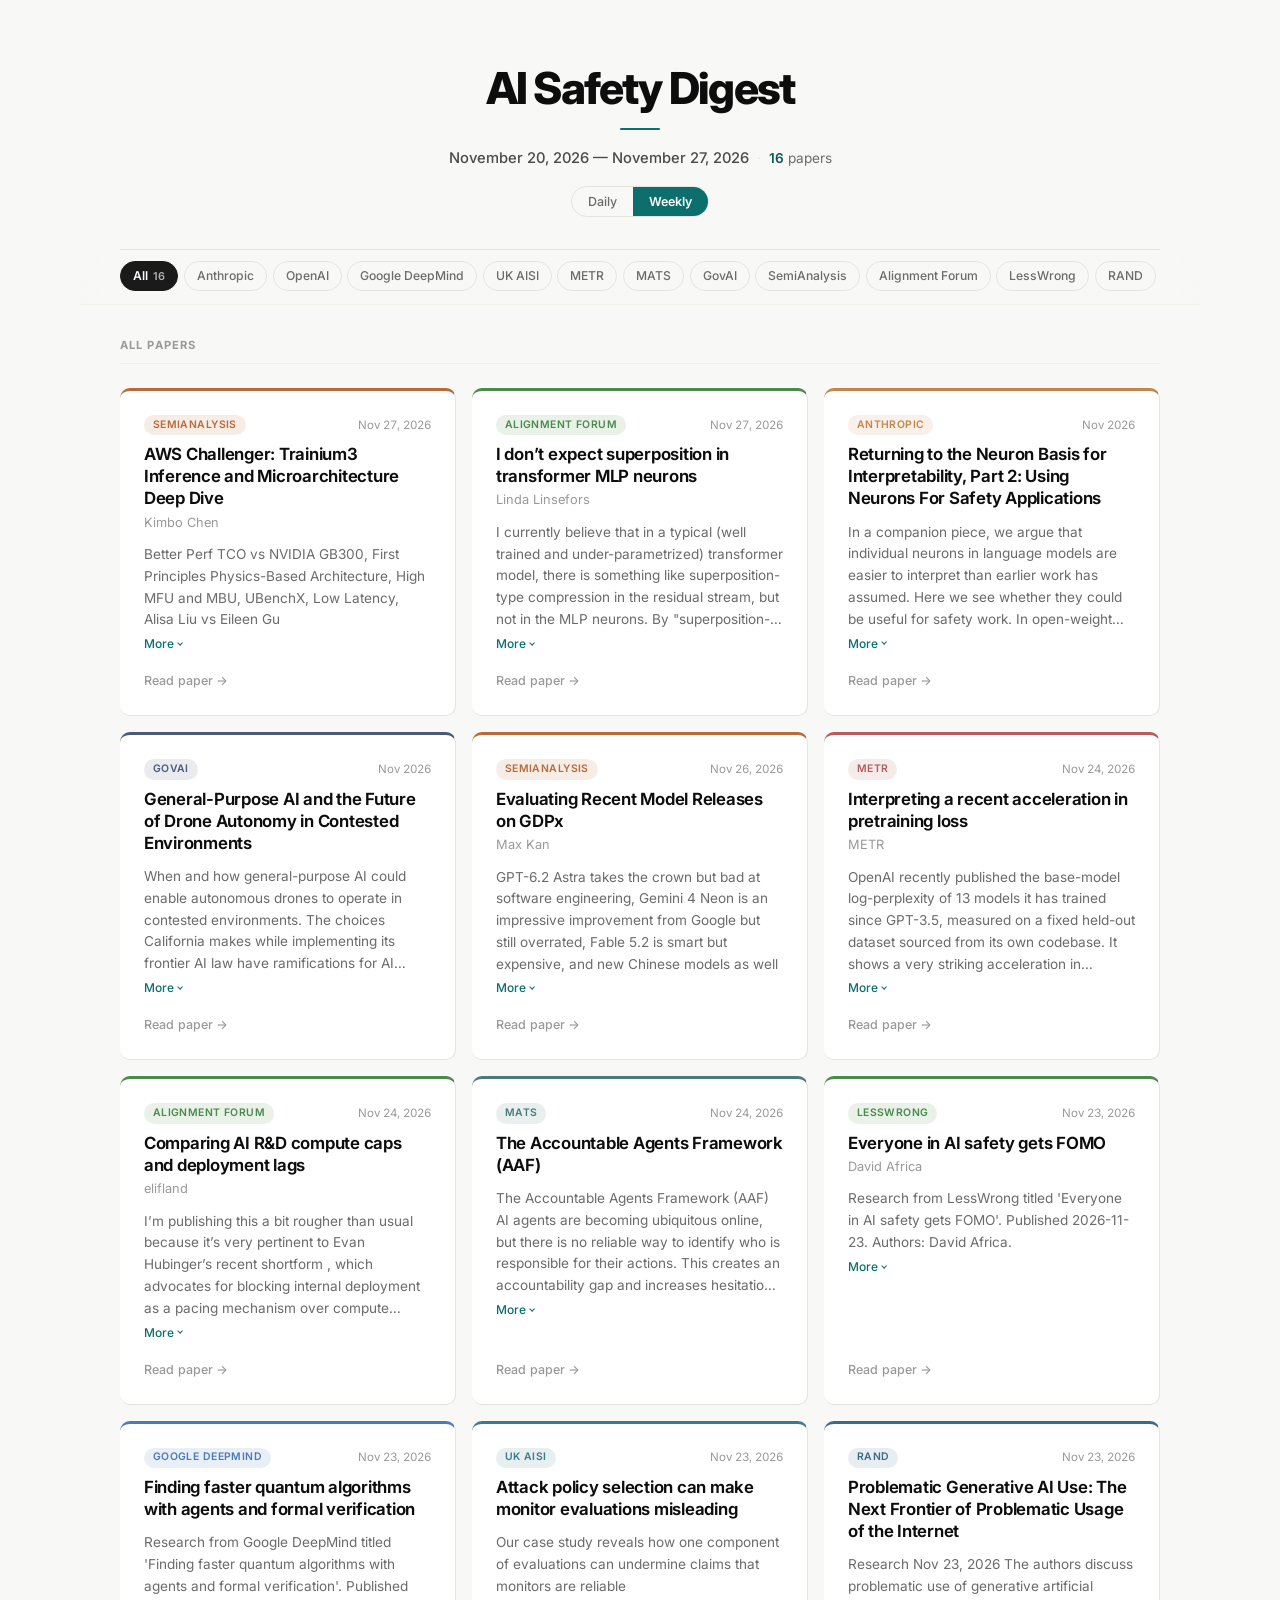
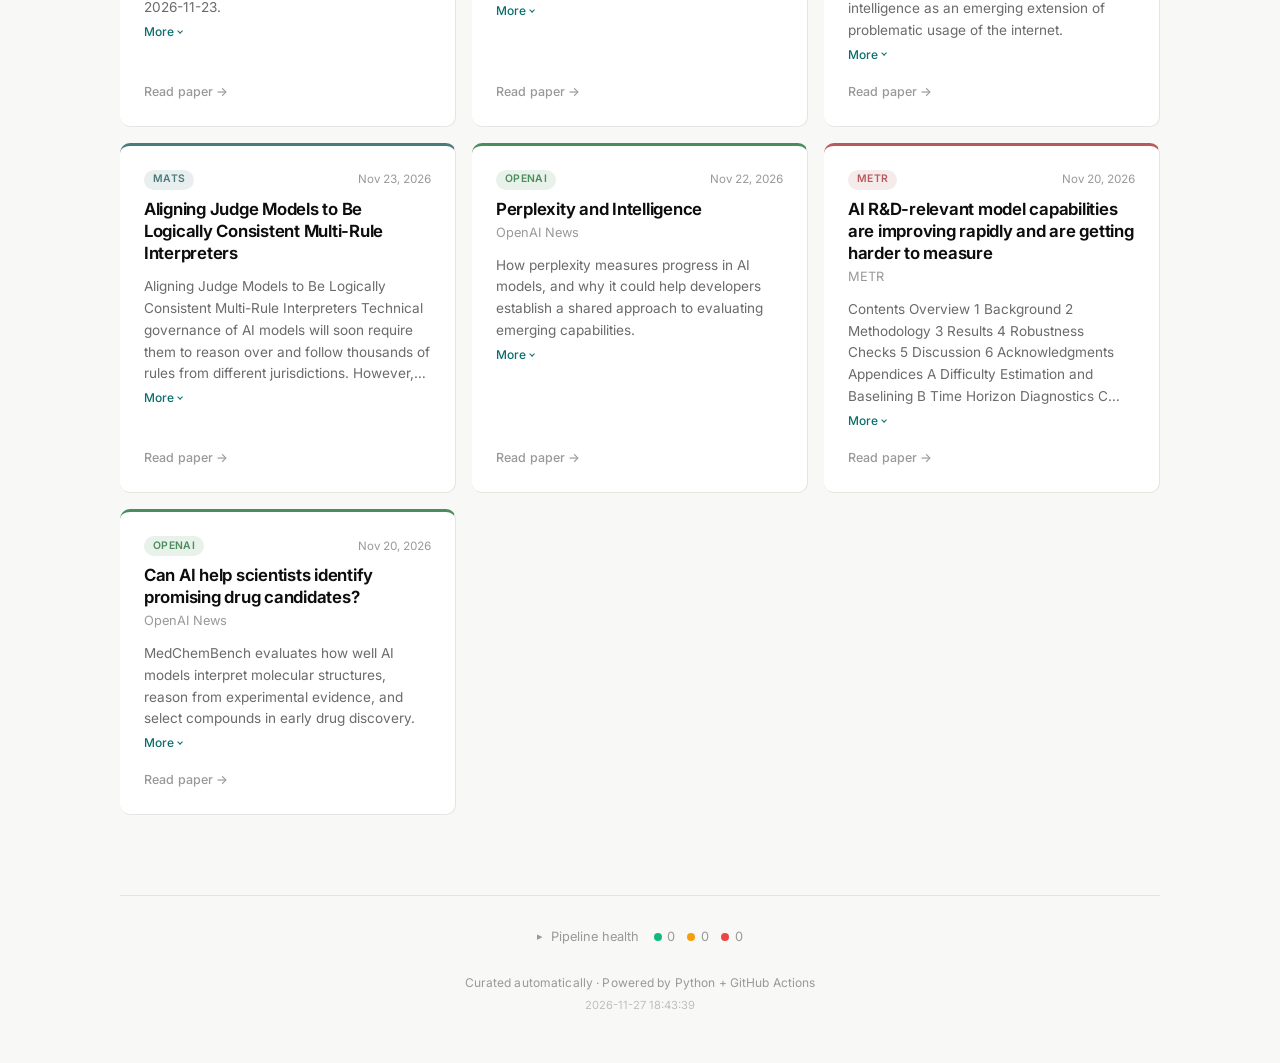
<file: site/index.html>
<!DOCTYPE html>
<html lang="en">
<head>
  <meta charset="UTF-8">
  <meta name="viewport" content="width=device-width, initial-scale=1.0">
  <title>AI Safety Digest — November 20, 2026 to November 27, 2026</title>
  <meta name="description" content="A curated digest of 16 AI safety research papers from leading organizations and researchers. November 20, 2026 through November 27, 2026.">
  <link rel="preconnect" href="https://fonts.googleapis.com">
  <link rel="preconnect" href="https://fonts.gstatic.com" crossorigin>
  <link href="https://fonts.googleapis.com/css2?family=Inter:wght@400;500;600;700;800&display=swap" rel="stylesheet">
  <style>
    /* =============================================
   AI Safety Digest — Editorial Stylesheet
   Modern research publication aesthetic
   ============================================= */

/* --- CSS Custom Properties --- */
:root {
  /* Base palette */
  --bg: #f8f8f7;
  --bg-card: #ffffff;
  --bg-elevated: #ffffff;
  --bg-hero: #fcfcfb;
  --text: #1a1a1a;
  --text-secondary: #4a4a4a;
  --text-muted: #6b6b6b;
  --text-faint: #999999;
  --heading: #0d0d0d;
  --border: #e6e4e0;
  --border-light: #f0eee9;
  --shadow-sm: 0 1px 3px rgba(0, 0, 0, 0.04);
  --shadow-md: 0 4px 12px rgba(0, 0, 0, 0.06);
  --shadow-lg: 0 8px 30px rgba(0, 0, 0, 0.08);

  /* Accent — deep teal */
  --accent: #0d6e6e;
  --accent-light: #0f8585;
  --accent-subtle: rgba(13, 110, 110, 0.07);
  --accent-text: #0a5a5a;

  /* Links */
  --link: #0d6e6e;
  --link-hover: #0a5252;

  /* Filter bar */
  --filter-bg: rgba(248, 248, 247, 0.88);
  --pill-active-bg: #1a1a1a;
  --pill-active-text: #ffffff;

  /* Card accent fallback */
  --card-accent: var(--org-default);

  /* Spacing scale */
  --space-xs: 0.25rem;
  --space-sm: 0.5rem;
  --space-md: 1rem;
  --space-lg: 1.5rem;
  --space-xl: 2rem;
  --space-2xl: 3rem;
  --space-3xl: 4rem;

  /* Radii */
  --radius-sm: 6px;
  --radius-md: 10px;
  --radius-lg: 14px;

  /* Organization colors — muted, professional tones */
  --org-anthropic: #c4854a;
  --org-openai: #4a8c5c;
  --org-google-deepmind: #4a7ab8;
  --org-metr: #b85a5a;
  --org-apollo-research: #7b5ab8;
  --org-uk-aisi: #3a7a8a;
  --org-redwood-research: #c04040;
  --org-alignment-forum: #4a8a4a;
  --org-arxiv: #777777;
  --org-hyperdimensional: #b8924a;
  --org-peter-wildeford: #5a5ab8;
  --org-zvi-mowshowitz: #8a6a3a;
  --org-rand: #3a6a8a;
  --org-arc: #8a3a6a;
  --org-miri: #5a8a3a;
  --org-cais: #3a8a6a;
  --org-microsoft-research: #3a6ab8;
  --org-import-ai: #b8943a;
  --org-dan-hendrycks: #7a6a3a;
  --org-astral-codex-ten: #5a6a8a;
  --org-cognitive-revolution: #8a5a6a;
  --org-vox-future-perfect: #3a8a6a;
  --org-fli: #7a5a7a;
  --org-epoch-ai: #5a7a6a;
  --org-lesswrong: #4a8a4a;
  --org-far-ai: #6a4a8a;
  --org-us-aisi: #3a5a8a;
  --org-cset: #6a7a3a;
  --org-govai: #4a5a7a;
  --org-iaps: #7a4a5a;
  --org-cltr: #5a4a7a;
  --org-chai: #8a6a4a;
  --org-mats: #4a7a7a;
  --org-paul-christiano: #7a6a4a;
  --org-yoshua-bengio: #4a6a7a;
  --org-lennart-heim: #6a7a4a;
  --org-semianalysis: #b86a3a;
  --org-dean-ball: #b8924a;
  --org-seb-krier: #6a8a4a;
  --org-ajeya-cotra: #8a4a6a;
  --org-cnas: #4a6a5a;
  --org-hacker-news: #e86424;
  --org-reddit: #e84420;
  --org-default: #888888;
}

/* --- Dark Mode --- */
@media (prefers-color-scheme: dark) {
  :root {
    --bg: #111113;
    --bg-card: #1a1a1e;
    --bg-elevated: #222226;
    --bg-hero: #161618;
    --text: #e2e2e6;
    --text-secondary: #b0b0b8;
    --text-muted: #8a8a96;
    --text-faint: #606068;
    --heading: #f0f0f4;
    --border: #2a2a30;
    --border-light: #222228;
    --shadow-sm: 0 1px 3px rgba(0, 0, 0, 0.15);
    --shadow-md: 0 4px 12px rgba(0, 0, 0, 0.25);
    --shadow-lg: 0 8px 30px rgba(0, 0, 0, 0.35);
    --accent: #2ca0a0;
    --accent-light: #35b5b5;
    --accent-subtle: rgba(44, 160, 160, 0.1);
    --accent-text: #2ca0a0;
    --link: #35b5b5;
    --link-hover: #4acaca;
    --filter-bg: rgba(17, 17, 19, 0.88);
    --pill-active-bg: #2ca0a0;
    --pill-active-text: #111113;
  }

  .toggle-btn.active {
    background-color: var(--accent);
    color: #111113;
  }
}

/* --- Reset & Base --- */
*,
*::before,
*::after {
  box-sizing: border-box;
  margin: 0;
  padding: 0;
}

html {
  -webkit-text-size-adjust: 100%;
  scroll-behavior: smooth;
}

body {
  font-family: 'Inter', -apple-system, BlinkMacSystemFont, 'Segoe UI', Roboto, sans-serif;
  background-color: var(--bg);
  color: var(--text);
  max-width: 1120px;
  margin: 0 auto;
  padding: 0 clamp(1.25rem, 5vw, 2.5rem);
  font-size: 15px;
  line-height: 1.6;
  -webkit-font-smoothing: antialiased;
  -moz-osx-font-smoothing: grayscale;
}

a {
  color: var(--link);
  text-decoration: none;
  transition: color 0.15s ease;
}

a:hover {
  color: var(--link-hover);
}

/* --- Masthead / Header --- */
.site-header {
  padding: var(--space-3xl) 0 var(--space-xl);
  text-align: center;
  border-bottom: 1px solid var(--border);
}

.header-inner {
  display: flex;
  flex-direction: column;
  align-items: center;
  gap: var(--space-sm);
}

.site-title {
  font-size: clamp(1.75rem, 1.4rem + 1.8vw, 2.75rem);
  font-weight: 800;
  color: var(--heading);
  letter-spacing: -0.04em;
  line-height: 1.1;
}

.header-rule {
  width: 40px;
  height: 2px;
  background: var(--accent);
  border: none;
  margin: var(--space-sm) 0;
  border-radius: 1px;
}

.header-meta {
  display: flex;
  align-items: center;
  gap: var(--space-sm);
  flex-wrap: wrap;
  justify-content: center;
}

.header-daterange {
  font-size: 0.92rem;
  font-weight: 500;
  color: var(--text-secondary);
}

.header-separator {
  color: var(--border);
  font-weight: 300;
}

.header-count {
  font-size: 0.85rem;
  color: var(--text-muted);
}

.header-count strong {
  font-weight: 600;
  color: var(--accent-text);
}

/* --- Digest Mode Toggle --- */
.digest-toggle {
  display: inline-flex;
  border: 1px solid var(--border);
  border-radius: 100px;
  overflow: hidden;
  margin-top: var(--space-sm);
}

.toggle-btn {
  padding: 0.35rem 1rem;
  font-size: 0.78rem;
  font-family: inherit;
  font-weight: 500;
  border: none;
  background: transparent;
  color: var(--text-muted);
  cursor: pointer;
  transition: all 0.15s ease;
  line-height: 1.4;
}

.toggle-btn:hover {
  color: var(--text-secondary);
  background-color: var(--accent-subtle);
}

.toggle-btn.active {
  background-color: var(--accent);
  color: #ffffff;
  font-weight: 600;
}

/* --- Filter Bar --- */
.filter-bar {
  position: sticky;
  top: 0;
  z-index: 100;
  margin: 0 calc(-1 * clamp(1.25rem, 5vw, 2.5rem));
  padding: 0 clamp(1.25rem, 5vw, 2.5rem);
  -webkit-backdrop-filter: blur(20px) saturate(180%);
  backdrop-filter: blur(20px) saturate(180%);
  background-color: var(--filter-bg);
  border-bottom: 1px solid var(--border-light);
}

.filter-bar-inner {
  padding: 0.7rem 0;
}

.filter-scroll {
  display: flex;
  gap: 0.35rem;
  overflow-x: auto;
  padding-bottom: 2px;
  scrollbar-width: thin;
  scrollbar-color: var(--border) transparent;
  -webkit-overflow-scrolling: touch;
}

.filter-scroll::-webkit-scrollbar {
  height: 2px;
}

.filter-scroll::-webkit-scrollbar-thumb {
  background: var(--border);
  border-radius: 2px;
}

.filter-pill {
  flex-shrink: 0;
  padding: 0.32rem 0.75rem;
  font-size: 0.76rem;
  font-family: inherit;
  font-weight: 500;
  border: 1px solid var(--border);
  border-radius: 100px;
  background: transparent;
  color: var(--text-muted);
  cursor: pointer;
  transition: all 0.15s ease;
  white-space: nowrap;
  line-height: 1.4;
}

.filter-pill:hover {
  border-color: var(--text-faint);
  color: var(--text-secondary);
  background-color: var(--bg-elevated);
}

.filter-pill.active {
  background-color: var(--pill-active-bg);
  border-color: var(--pill-active-bg);
  color: var(--pill-active-text);
  font-weight: 600;
}

.pill-count {
  font-size: 0.68rem;
  opacity: 0.65;
  margin-left: 0.15rem;
}

/* --- Section Labels --- */
.section-label {
  font-size: 0.7rem;
  font-weight: 700;
  text-transform: uppercase;
  letter-spacing: 0.1em;
  color: var(--text-faint);
  margin-bottom: var(--space-lg);
  padding-bottom: var(--space-sm);
  border-bottom: 1px solid var(--border-light);
}

/* --- Featured / Hero Section --- */
.hero-section {
  padding-top: var(--space-xl);
  padding-bottom: var(--space-md);
}

.hero-grid {
  display: grid;
  grid-template-columns: 1fr 1fr;
  grid-template-rows: auto auto;
  gap: var(--space-md);
}

/* First featured paper: spans the full left column across both rows */
.hero-grid .hero-card:first-child {
  grid-row: 1 / 3;
}

/* --- Base Paper Card --- */
.paper-card {
  background: var(--bg-card);
  border: 1px solid var(--border);
  border-radius: var(--radius-md);
  padding: var(--space-lg);
  transition: border-color 0.2s ease, box-shadow 0.25s ease, transform 0.2s ease;
  position: relative;
  display: flex;
  flex-direction: column;
}

.paper-card:hover {
  border-color: color-mix(in srgb, var(--card-accent) 35%, var(--border));
  box-shadow: var(--shadow-md);
}

/* --- Hero Card --- */
.hero-card {
  border-radius: var(--radius-lg);
  padding: clamp(1.25rem, 3vw, 2rem);
  border-left: 3px solid var(--card-accent);
}

.hero-card:hover {
  transform: translateY(-2px);
  box-shadow: var(--shadow-lg);
}

.hero-card .paper-title {
  font-size: clamp(1.15rem, 1rem + 0.5vw, 1.4rem);
  font-weight: 700;
  line-height: 1.28;
  margin-bottom: var(--space-sm);
}

.hero-card .paper-authors {
  font-size: 0.84rem;
  margin-bottom: var(--space-xs);
}

.hero-card .abstract-preview {
  -webkit-line-clamp: 8;
}

.hero-card .paper-abstract {
  flex: 1;
}

/* --- Papers Grid --- */
.papers-section {
  padding-top: var(--space-xl);
  padding-bottom: var(--space-2xl);
}

.papers-grid {
  display: grid;
  grid-template-columns: repeat(auto-fill, minmax(320px, 1fr));
  gap: var(--space-md);
}

/* --- Grid Card --- */
.grid-card {
  border-top: 3px solid var(--card-accent);
  border-left: none;
}

.grid-card .paper-title {
  font-size: clamp(0.95rem, 0.9rem + 0.2vw, 1.05rem);
  margin-bottom: var(--space-xs);
}

.grid-card .paper-abstract {
  flex: 1;
}

.grid-card .read-link {
  margin-top: auto;
  padding-top: var(--space-sm);
}

/* Card accent colors per org */
.paper-card[data-org="Anthropic"] { --card-accent: var(--org-anthropic); }
.paper-card[data-org="OpenAI"] { --card-accent: var(--org-openai); }
.paper-card[data-org="Google DeepMind"] { --card-accent: var(--org-google-deepmind); }
.paper-card[data-org="METR"] { --card-accent: var(--org-metr); }
.paper-card[data-org="Apollo Research"] { --card-accent: var(--org-apollo-research); }
.paper-card[data-org="UK AISI"] { --card-accent: var(--org-uk-aisi); }
.paper-card[data-org="Redwood Research"] { --card-accent: var(--org-redwood-research); }
.paper-card[data-org="Alignment Forum"] { --card-accent: var(--org-alignment-forum); }
.paper-card[data-org="arXiv"] { --card-accent: var(--org-arxiv); }
.paper-card[data-org="Hyperdimensional"] { --card-accent: var(--org-hyperdimensional); }
.paper-card[data-org="Peter Wildeford"] { --card-accent: var(--org-peter-wildeford); }
.paper-card[data-org="Zvi Mowshowitz"] { --card-accent: var(--org-zvi-mowshowitz); }
.paper-card[data-org="RAND"] { --card-accent: var(--org-rand); }
.paper-card[data-org="ARC"] { --card-accent: var(--org-arc); }
.paper-card[data-org="MIRI"] { --card-accent: var(--org-miri); }
.paper-card[data-org="CAIS"] { --card-accent: var(--org-cais); }
.paper-card[data-org="Microsoft Research"] { --card-accent: var(--org-microsoft-research); }
.paper-card[data-org="Import AI"] { --card-accent: var(--org-import-ai); }
.paper-card[data-org="Dan Hendrycks"] { --card-accent: var(--org-dan-hendrycks); }
.paper-card[data-org="Astral Codex Ten"] { --card-accent: var(--org-astral-codex-ten); }
.paper-card[data-org="Cognitive Revolution"] { --card-accent: var(--org-cognitive-revolution); }
.paper-card[data-org="Vox Future Perfect"] { --card-accent: var(--org-vox-future-perfect); }
.paper-card[data-org="FLI"] { --card-accent: var(--org-fli); }
.paper-card[data-org="Epoch AI"] { --card-accent: var(--org-epoch-ai); }
.paper-card[data-org="LessWrong"] { --card-accent: var(--org-lesswrong); }
.paper-card[data-org="FAR AI"] { --card-accent: var(--org-far-ai); }
.paper-card[data-org="US AISI"] { --card-accent: var(--org-us-aisi); }
.paper-card[data-org="CSET"] { --card-accent: var(--org-cset); }
.paper-card[data-org="GovAI"] { --card-accent: var(--org-govai); }
.paper-card[data-org="IAPS"] { --card-accent: var(--org-iaps); }
.paper-card[data-org="CLTR"] { --card-accent: var(--org-cltr); }
.paper-card[data-org="CHAI"] { --card-accent: var(--org-chai); }
.paper-card[data-org="MATS"] { --card-accent: var(--org-mats); }
.paper-card[data-org="Paul Christiano"] { --card-accent: var(--org-paul-christiano); }
.paper-card[data-org="Yoshua Bengio"] { --card-accent: var(--org-yoshua-bengio); }
.paper-card[data-org="Lennart Heim"] { --card-accent: var(--org-lennart-heim); }
.paper-card[data-org="SemiAnalysis"] { --card-accent: var(--org-semianalysis); }
.paper-card[data-org="Dean Ball"] { --card-accent: var(--org-dean-ball); }
.paper-card[data-org="Seb Krier"] { --card-accent: var(--org-seb-krier); }
.paper-card[data-org="Ajeya Cotra"] { --card-accent: var(--org-ajeya-cotra); }
.paper-card[data-org="CNAS"] { --card-accent: var(--org-cnas); }
.paper-card[data-org="Hacker News"] { --card-accent: var(--org-hacker-news); }
.paper-card[data-org="Reddit"] { --card-accent: var(--org-reddit); }

/* --- Paper Meta Row --- */
.paper-meta {
  display: flex;
  align-items: center;
  justify-content: space-between;
  margin-bottom: var(--space-sm);
  gap: var(--space-sm);
}

/* --- Organization Tag (pill) --- */
.org-tag {
  display: inline-block;
  font-size: 0.65rem;
  font-weight: 600;
  padding: 0.18rem 0.55rem;
  border-radius: 100px;
  letter-spacing: 0.04em;
  text-transform: uppercase;
  line-height: 1.4;
  background-color: color-mix(in srgb, var(--org-default) 12%, var(--bg-card));
  color: var(--org-default);
}

/* Org-specific tag colors — using color-mix for subtle backgrounds */
.org-tag[data-org="Anthropic"] { background-color: color-mix(in srgb, var(--org-anthropic) 12%, var(--bg-card)); color: var(--org-anthropic); }
.org-tag[data-org="OpenAI"] { background-color: color-mix(in srgb, var(--org-openai) 12%, var(--bg-card)); color: var(--org-openai); }
.org-tag[data-org="Google DeepMind"] { background-color: color-mix(in srgb, var(--org-google-deepmind) 12%, var(--bg-card)); color: var(--org-google-deepmind); }
.org-tag[data-org="METR"] { background-color: color-mix(in srgb, var(--org-metr) 12%, var(--bg-card)); color: var(--org-metr); }
.org-tag[data-org="Apollo Research"] { background-color: color-mix(in srgb, var(--org-apollo-research) 12%, var(--bg-card)); color: var(--org-apollo-research); }
.org-tag[data-org="UK AISI"] { background-color: color-mix(in srgb, var(--org-uk-aisi) 12%, var(--bg-card)); color: var(--org-uk-aisi); }
.org-tag[data-org="Redwood Research"] { background-color: color-mix(in srgb, var(--org-redwood-research) 12%, var(--bg-card)); color: var(--org-redwood-research); }
.org-tag[data-org="Alignment Forum"] { background-color: color-mix(in srgb, var(--org-alignment-forum) 12%, var(--bg-card)); color: var(--org-alignment-forum); }
.org-tag[data-org="arXiv"] { background-color: color-mix(in srgb, var(--org-arxiv) 12%, var(--bg-card)); color: var(--org-arxiv); }
.org-tag[data-org="Hyperdimensional"] { background-color: color-mix(in srgb, var(--org-hyperdimensional) 12%, var(--bg-card)); color: var(--org-hyperdimensional); }
.org-tag[data-org="Peter Wildeford"] { background-color: color-mix(in srgb, var(--org-peter-wildeford) 12%, var(--bg-card)); color: var(--org-peter-wildeford); }
.org-tag[data-org="Zvi Mowshowitz"] { background-color: color-mix(in srgb, var(--org-zvi-mowshowitz) 12%, var(--bg-card)); color: var(--org-zvi-mowshowitz); }
.org-tag[data-org="RAND"] { background-color: color-mix(in srgb, var(--org-rand) 12%, var(--bg-card)); color: var(--org-rand); }
.org-tag[data-org="ARC"] { background-color: color-mix(in srgb, var(--org-arc) 12%, var(--bg-card)); color: var(--org-arc); }
.org-tag[data-org="MIRI"] { background-color: color-mix(in srgb, var(--org-miri) 12%, var(--bg-card)); color: var(--org-miri); }
.org-tag[data-org="CAIS"] { background-color: color-mix(in srgb, var(--org-cais) 12%, var(--bg-card)); color: var(--org-cais); }
.org-tag[data-org="Microsoft Research"] { background-color: color-mix(in srgb, var(--org-microsoft-research) 12%, var(--bg-card)); color: var(--org-microsoft-research); }
.org-tag[data-org="Import AI"] { background-color: color-mix(in srgb, var(--org-import-ai) 12%, var(--bg-card)); color: var(--org-import-ai); }
.org-tag[data-org="Dan Hendrycks"] { background-color: color-mix(in srgb, var(--org-dan-hendrycks) 12%, var(--bg-card)); color: var(--org-dan-hendrycks); }
.org-tag[data-org="Astral Codex Ten"] { background-color: color-mix(in srgb, var(--org-astral-codex-ten) 12%, var(--bg-card)); color: var(--org-astral-codex-ten); }
.org-tag[data-org="Cognitive Revolution"] { background-color: color-mix(in srgb, var(--org-cognitive-revolution) 12%, var(--bg-card)); color: var(--org-cognitive-revolution); }
.org-tag[data-org="Vox Future Perfect"] { background-color: color-mix(in srgb, var(--org-vox-future-perfect) 12%, var(--bg-card)); color: var(--org-vox-future-perfect); }
.org-tag[data-org="FLI"] { background-color: color-mix(in srgb, var(--org-fli) 12%, var(--bg-card)); color: var(--org-fli); }
.org-tag[data-org="Epoch AI"] { background-color: color-mix(in srgb, var(--org-epoch-ai) 12%, var(--bg-card)); color: var(--org-epoch-ai); }
.org-tag[data-org="LessWrong"] { background-color: color-mix(in srgb, var(--org-lesswrong) 12%, var(--bg-card)); color: var(--org-lesswrong); }
.org-tag[data-org="FAR AI"] { background-color: color-mix(in srgb, var(--org-far-ai) 12%, var(--bg-card)); color: var(--org-far-ai); }
.org-tag[data-org="US AISI"] { background-color: color-mix(in srgb, var(--org-us-aisi) 12%, var(--bg-card)); color: var(--org-us-aisi); }
.org-tag[data-org="CSET"] { background-color: color-mix(in srgb, var(--org-cset) 12%, var(--bg-card)); color: var(--org-cset); }
.org-tag[data-org="GovAI"] { background-color: color-mix(in srgb, var(--org-govai) 12%, var(--bg-card)); color: var(--org-govai); }
.org-tag[data-org="IAPS"] { background-color: color-mix(in srgb, var(--org-iaps) 12%, var(--bg-card)); color: var(--org-iaps); }
.org-tag[data-org="CLTR"] { background-color: color-mix(in srgb, var(--org-cltr) 12%, var(--bg-card)); color: var(--org-cltr); }
.org-tag[data-org="CHAI"] { background-color: color-mix(in srgb, var(--org-chai) 12%, var(--bg-card)); color: var(--org-chai); }
.org-tag[data-org="MATS"] { background-color: color-mix(in srgb, var(--org-mats) 12%, var(--bg-card)); color: var(--org-mats); }
.org-tag[data-org="Paul Christiano"] { background-color: color-mix(in srgb, var(--org-paul-christiano) 12%, var(--bg-card)); color: var(--org-paul-christiano); }
.org-tag[data-org="Yoshua Bengio"] { background-color: color-mix(in srgb, var(--org-yoshua-bengio) 12%, var(--bg-card)); color: var(--org-yoshua-bengio); }
.org-tag[data-org="Lennart Heim"] { background-color: color-mix(in srgb, var(--org-lennart-heim) 12%, var(--bg-card)); color: var(--org-lennart-heim); }
.org-tag[data-org="SemiAnalysis"] { background-color: color-mix(in srgb, var(--org-semianalysis) 12%, var(--bg-card)); color: var(--org-semianalysis); }
.org-tag[data-org="Dean Ball"] { background-color: color-mix(in srgb, var(--org-dean-ball) 12%, var(--bg-card)); color: var(--org-dean-ball); }
.org-tag[data-org="Seb Krier"] { background-color: color-mix(in srgb, var(--org-seb-krier) 12%, var(--bg-card)); color: var(--org-seb-krier); }
.org-tag[data-org="Ajeya Cotra"] { background-color: color-mix(in srgb, var(--org-ajeya-cotra) 12%, var(--bg-card)); color: var(--org-ajeya-cotra); }
.org-tag[data-org="CNAS"] { background-color: color-mix(in srgb, var(--org-cnas) 12%, var(--bg-card)); color: var(--org-cnas); }
.org-tag[data-org="Hacker News"] { background-color: color-mix(in srgb, var(--org-hacker-news) 12%, var(--bg-card)); color: var(--org-hacker-news); }
.org-tag[data-org="Reddit"] { background-color: color-mix(in srgb, var(--org-reddit) 12%, var(--bg-card)); color: var(--org-reddit); }

/* Dark mode org tag adjustments */
@media (prefers-color-scheme: dark) {
  .org-tag {
    background-color: color-mix(in srgb, var(--org-default) 15%, var(--bg-card));
  }
  .org-tag[data-org="Anthropic"] { background-color: color-mix(in srgb, var(--org-anthropic) 15%, var(--bg-card)); }
  .org-tag[data-org="OpenAI"] { background-color: color-mix(in srgb, var(--org-openai) 15%, var(--bg-card)); }
  .org-tag[data-org="Google DeepMind"] { background-color: color-mix(in srgb, var(--org-google-deepmind) 15%, var(--bg-card)); }
  .org-tag[data-org="METR"] { background-color: color-mix(in srgb, var(--org-metr) 15%, var(--bg-card)); }
  .org-tag[data-org="Apollo Research"] { background-color: color-mix(in srgb, var(--org-apollo-research) 15%, var(--bg-card)); }
  .org-tag[data-org="UK AISI"] { background-color: color-mix(in srgb, var(--org-uk-aisi) 15%, var(--bg-card)); }
  .org-tag[data-org="Redwood Research"] { background-color: color-mix(in srgb, var(--org-redwood-research) 15%, var(--bg-card)); }
  .org-tag[data-org="Alignment Forum"] { background-color: color-mix(in srgb, var(--org-alignment-forum) 15%, var(--bg-card)); }
  .org-tag[data-org="arXiv"] { background-color: color-mix(in srgb, var(--org-arxiv) 15%, var(--bg-card)); }
  .org-tag[data-org="Hyperdimensional"] { background-color: color-mix(in srgb, var(--org-hyperdimensional) 15%, var(--bg-card)); }
  .org-tag[data-org="Peter Wildeford"] { background-color: color-mix(in srgb, var(--org-peter-wildeford) 15%, var(--bg-card)); }
  .org-tag[data-org="Zvi Mowshowitz"] { background-color: color-mix(in srgb, var(--org-zvi-mowshowitz) 15%, var(--bg-card)); }
  .org-tag[data-org="RAND"] { background-color: color-mix(in srgb, var(--org-rand) 15%, var(--bg-card)); }
  .org-tag[data-org="ARC"] { background-color: color-mix(in srgb, var(--org-arc) 15%, var(--bg-card)); }
  .org-tag[data-org="MIRI"] { background-color: color-mix(in srgb, var(--org-miri) 15%, var(--bg-card)); }
  .org-tag[data-org="CAIS"] { background-color: color-mix(in srgb, var(--org-cais) 15%, var(--bg-card)); }
  .org-tag[data-org="Microsoft Research"] { background-color: color-mix(in srgb, var(--org-microsoft-research) 15%, var(--bg-card)); }
  .org-tag[data-org="Import AI"] { background-color: color-mix(in srgb, var(--org-import-ai) 15%, var(--bg-card)); }
  .org-tag[data-org="Dan Hendrycks"] { background-color: color-mix(in srgb, var(--org-dan-hendrycks) 15%, var(--bg-card)); }
  .org-tag[data-org="Astral Codex Ten"] { background-color: color-mix(in srgb, var(--org-astral-codex-ten) 15%, var(--bg-card)); }
  .org-tag[data-org="Cognitive Revolution"] { background-color: color-mix(in srgb, var(--org-cognitive-revolution) 15%, var(--bg-card)); }
  .org-tag[data-org="Vox Future Perfect"] { background-color: color-mix(in srgb, var(--org-vox-future-perfect) 15%, var(--bg-card)); }
  .org-tag[data-org="FLI"] { background-color: color-mix(in srgb, var(--org-fli) 15%, var(--bg-card)); }
  .org-tag[data-org="Epoch AI"] { background-color: color-mix(in srgb, var(--org-epoch-ai) 15%, var(--bg-card)); }
  .org-tag[data-org="LessWrong"] { background-color: color-mix(in srgb, var(--org-lesswrong) 15%, var(--bg-card)); }
  .org-tag[data-org="FAR AI"] { background-color: color-mix(in srgb, var(--org-far-ai) 15%, var(--bg-card)); }
  .org-tag[data-org="US AISI"] { background-color: color-mix(in srgb, var(--org-us-aisi) 15%, var(--bg-card)); }
  .org-tag[data-org="CSET"] { background-color: color-mix(in srgb, var(--org-cset) 15%, var(--bg-card)); }
  .org-tag[data-org="GovAI"] { background-color: color-mix(in srgb, var(--org-govai) 15%, var(--bg-card)); }
  .org-tag[data-org="IAPS"] { background-color: color-mix(in srgb, var(--org-iaps) 15%, var(--bg-card)); }
  .org-tag[data-org="CLTR"] { background-color: color-mix(in srgb, var(--org-cltr) 15%, var(--bg-card)); }
  .org-tag[data-org="CHAI"] { background-color: color-mix(in srgb, var(--org-chai) 15%, var(--bg-card)); }
  .org-tag[data-org="MATS"] { background-color: color-mix(in srgb, var(--org-mats) 15%, var(--bg-card)); }
  .org-tag[data-org="Paul Christiano"] { background-color: color-mix(in srgb, var(--org-paul-christiano) 15%, var(--bg-card)); }
  .org-tag[data-org="Yoshua Bengio"] { background-color: color-mix(in srgb, var(--org-yoshua-bengio) 15%, var(--bg-card)); }
  .org-tag[data-org="Lennart Heim"] { background-color: color-mix(in srgb, var(--org-lennart-heim) 15%, var(--bg-card)); }
  .org-tag[data-org="SemiAnalysis"] { background-color: color-mix(in srgb, var(--org-semianalysis) 15%, var(--bg-card)); }
  .org-tag[data-org="Dean Ball"] { background-color: color-mix(in srgb, var(--org-dean-ball) 15%, var(--bg-card)); }
  .org-tag[data-org="Seb Krier"] { background-color: color-mix(in srgb, var(--org-seb-krier) 15%, var(--bg-card)); }
  .org-tag[data-org="Ajeya Cotra"] { background-color: color-mix(in srgb, var(--org-ajeya-cotra) 15%, var(--bg-card)); }
  .org-tag[data-org="CNAS"] { background-color: color-mix(in srgb, var(--org-cnas) 15%, var(--bg-card)); }
  .org-tag[data-org="Hacker News"] { background-color: color-mix(in srgb, var(--org-hacker-news) 15%, var(--bg-card)); }
  .org-tag[data-org="Reddit"] { background-color: color-mix(in srgb, var(--org-reddit) 15%, var(--bg-card)); }
}

/* --- Paper Title --- */
.paper-title {
  font-size: clamp(1rem, 0.95rem + 0.3vw, 1.15rem);
  font-weight: 650;
  line-height: 1.32;
  margin-bottom: var(--space-xs);
  letter-spacing: -0.015em;
}

.paper-title a {
  color: var(--heading);
  text-decoration: none;
  transition: color 0.15s ease;
}

.paper-title a:hover {
  color: var(--link);
}

/* --- Paper Authors --- */
.paper-authors {
  font-size: 0.8rem;
  color: var(--text-faint);
  margin-bottom: var(--space-xs);
  line-height: 1.45;
}

/* --- Paper Date --- */
.paper-date {
  font-size: 0.72rem;
  color: var(--text-faint);
  white-space: nowrap;
  font-variant-numeric: tabular-nums;
}

/* --- Abstract Section --- */
.paper-abstract {
  margin-top: var(--space-sm);
  margin-bottom: var(--space-sm);
}

/* --- Details / Summary expand-collapse --- */
.abstract-expand {
  /* no extra margin needed */
}

.abstract-expand summary {
  list-style: none;
  cursor: pointer;
  display: block;
}

.abstract-expand summary::-webkit-details-marker {
  display: none;
}

/* The truncated preview text inside the summary */
.abstract-preview {
  display: -webkit-box;
  -webkit-line-clamp: 5;
  -webkit-box-orient: vertical;
  overflow: hidden;
  font-size: 0.85rem;
  line-height: 1.6;
  color: var(--text-muted);
}

.hero-card .abstract-preview {
  -webkit-line-clamp: 8;
}

/* Toggle label ("Show more" / "Show less") */
.toggle-label {
  display: inline-flex;
  align-items: center;
  gap: 0.25rem;
  font-size: 0.75rem;
  font-weight: 500;
  color: var(--link);
  padding: 0.2rem 0 0;
  transition: color 0.15s ease;
  user-select: none;
  -webkit-user-select: none;
}

.toggle-label::after {
  content: '';
  display: inline-block;
  width: 0.35em;
  height: 0.35em;
  border-right: 1.5px solid currentColor;
  border-bottom: 1.5px solid currentColor;
  transform: rotate(45deg);
  transition: transform 0.2s ease;
  margin-top: -0.1em;
}

.abstract-expand[open] .toggle-label::after {
  transform: rotate(-135deg);
  margin-top: 0.15em;
}

.abstract-expand summary:hover .toggle-label {
  color: var(--link-hover);
}

/* When open, hide the truncated preview and change label text */
.abstract-expand[open] .abstract-preview {
  display: none;
}

.abstract-expand[open] .toggle-label {
  margin-top: 0;
}

/* Full abstract text */
.abstract-full {
  font-size: 0.84rem;
  line-height: 1.65;
  color: var(--text-muted);
  padding: 0.5rem 0 0.2rem 0.85rem;
  border-left: 2px solid color-mix(in srgb, var(--card-accent) 50%, var(--border));
  margin-top: 0.35rem;
  animation: abstractReveal 0.2s ease;
}

@keyframes abstractReveal {
  from {
    opacity: 0;
    transform: translateY(-4px);
  }
  to {
    opacity: 1;
    transform: translateY(0);
  }
}

/* --- Read Paper Link --- */
.read-link {
  display: inline-flex;
  align-items: center;
  gap: 0.3rem;
  font-size: 0.78rem;
  font-weight: 500;
  color: var(--text-faint);
  margin-top: var(--space-sm);
  padding: 0;
  border: none;
  background: none;
  transition: color 0.15s ease, gap 0.15s ease;
  text-decoration: none;
  letter-spacing: 0.01em;
}

.read-link:hover {
  color: var(--link);
  gap: 0.45rem;
}

/* --- Empty State --- */
.empty-state {
  text-align: center;
  padding: 5rem 1rem;
  color: var(--text-muted);
}

.empty-state p {
  font-size: 1.05rem;
  margin-bottom: 0.4rem;
}

.empty-sub {
  font-size: 0.88rem;
  color: var(--text-faint);
}

/* --- Footer --- */
.site-footer {
  margin-top: var(--space-xl);
  padding: var(--space-lg) 0 var(--space-2xl);
  border-top: 1px solid var(--border);
  text-align: center;
}

.footer-inner {
  display: flex;
  flex-direction: column;
  align-items: center;
  gap: var(--space-xs);
}

.footer-note {
  font-size: 0.75rem;
  color: var(--text-faint);
  letter-spacing: 0.01em;
}

.footer-timestamp {
  font-size: 0.7rem;
  color: var(--text-faint);
  opacity: 0.6;
}

/* --- Pipeline health --- */
.health-banner {
  background: #fef3c7;
  color: #78350f;
  border-bottom: 1px solid #fcd34d;
  padding: 0.6rem 1rem;
  text-align: center;
  font-size: 0.875rem;
  display: flex;
  align-items: center;
  justify-content: center;
  gap: 0.5rem;
}

.health-banner a {
  color: inherit;
  text-decoration: underline;
  font-weight: 600;
  margin-left: 0.25rem;
}

.health-banner-icon {
  font-size: 1.1rem;
}

.pipeline-health {
  width: 100%;
  max-width: 720px;
  margin-bottom: var(--space-md);
  font-size: 0.8rem;
  text-align: left;
}

.pipeline-health-summary {
  cursor: pointer;
  list-style: none;
  display: flex;
  align-items: center;
  justify-content: center;
  gap: 0.5rem;
  color: var(--text-faint);
  padding: 0.4rem 0;
  user-select: none;
}

.pipeline-health-summary::-webkit-details-marker { display: none; }

.pipeline-health-summary::before {
  content: "▸ ";
  font-size: 0.7rem;
  transition: transform 0.15s ease;
}

.pipeline-health[open] .pipeline-health-summary::before {
  content: "▾ ";
}

.health-summary-counts {
  display: inline-flex;
  align-items: center;
  gap: 0.35rem;
  color: var(--text-faint);
}

.health-summary-counts .health-dot {
  margin-left: 0.4rem;
}

.health-list {
  list-style: none;
  margin: 0.5rem 0 0;
  padding: 0;
  display: grid;
  grid-template-columns: 1fr 1fr;
  gap: 0.25rem 1rem;
}

.health-row {
  display: flex;
  align-items: center;
  gap: 0.4rem;
  padding: 0.2rem 0;
  font-size: 0.78rem;
  color: var(--text-faint);
}

.health-name {
  font-weight: 500;
  color: var(--text);
}

.health-meta {
  margin-left: auto;
  font-size: 0.72rem;
  opacity: 0.75;
}

.health-dot {
  width: 0.5rem;
  height: 0.5rem;
  border-radius: 50%;
  flex-shrink: 0;
  display: inline-block;
}

.health-dot-healthy { background: #10b981; }
.health-dot-degraded { background: #f59e0b; }
.health-dot-broken { background: #ef4444; }
.health-dot-unknown { background: #9ca3af; }

@media (max-width: 700px) {
  .health-list { grid-template-columns: 1fr; }
}

/* --- Responsive: Tablet --- */
@media (max-width: 900px) {
  .hero-grid {
    grid-template-columns: 1fr 1fr;
    grid-template-rows: auto;
  }

  .hero-grid .hero-card:first-child {
    grid-column: 1 / -1;
    grid-row: auto;
  }
}

/* --- Responsive: Mobile --- */
@media (max-width: 640px) {
  body {
    font-size: 14px;
  }

  .site-header {
    padding: var(--space-2xl) 0 var(--space-lg);
  }

  .site-title {
    font-size: 1.65rem;
  }

  .header-meta {
    flex-direction: column;
    gap: 0.15rem;
  }

  .header-separator {
    display: none;
  }

  .hero-grid {
    grid-template-columns: 1fr;
  }

  .hero-grid .hero-card:first-child {
    grid-column: auto;
  }

  .papers-grid {
    grid-template-columns: 1fr;
  }

  .paper-card {
    padding: var(--space-md);
    border-radius: var(--radius-sm);
  }

  .hero-card {
    border-radius: var(--radius-md);
  }

  .paper-title {
    font-size: 0.95rem;
  }

  .hero-card .paper-title {
    font-size: 1.05rem;
  }

  .paper-authors {
    font-size: 0.76rem;
  }

  .abstract-preview {
    font-size: 0.82rem;
  }

  .toggle-label {
    font-size: 0.72rem;
  }

  .abstract-full {
    font-size: 0.8rem;
    padding-left: 0.65rem;
  }

  .filter-pill {
    font-size: 0.7rem;
    padding: 0.28rem 0.6rem;
  }

  .paper-meta {
    flex-direction: column;
    align-items: flex-start;
    gap: 0.15rem;
  }

  .read-link {
    font-size: 0.75rem;
  }

  .section-label {
    font-size: 0.65rem;
  }

  .toggle-btn {
    font-size: 0.72rem;
    padding: 0.3rem 0.8rem;
  }
}

  </style>
</head>
<body>
<!-- Masthead -->
  <header class="site-header">
    <div class="header-inner">
      <h1 class="site-title" id="digest-title">AI Safety Digest</h1>
      <hr class="header-rule">
      <div class="header-meta">
        <span class="header-daterange" id="date-range">November 20, 2026 &mdash; November 27, 2026</span>        <span class="header-separator">&middot;</span>
        <span class="header-count" id="paper-count"><strong>16</strong> papers</span>      </div>
      <div class="digest-toggle" role="group" aria-label="Digest time range">
        <button class="toggle-btn" data-mode="daily">Daily</button>
        <button class="toggle-btn active" data-mode="weekly">Weekly</button>
      </div>
    </div>
  </header>

  <!-- Filter Bar -->
  <nav class="filter-bar" aria-label="Filter papers by organization">
    <div class="filter-bar-inner">
      <div class="filter-scroll">
        <button class="filter-pill active" data-filter="all">All <span class="pill-count">16</span></button>        <button class="filter-pill" data-filter="Anthropic">Anthropic</button>        <button class="filter-pill" data-filter="OpenAI">OpenAI</button>        <button class="filter-pill" data-filter="Google DeepMind">Google DeepMind</button>        <button class="filter-pill" data-filter="UK AISI">UK AISI</button>        <button class="filter-pill" data-filter="METR">METR</button>        <button class="filter-pill" data-filter="MATS">MATS</button>        <button class="filter-pill" data-filter="GovAI">GovAI</button>        <button class="filter-pill" data-filter="SemiAnalysis">SemiAnalysis</button>        <button class="filter-pill" data-filter="Alignment Forum">Alignment Forum</button>        <button class="filter-pill" data-filter="LessWrong">LessWrong</button>        <button class="filter-pill" data-filter="RAND">RAND</button>      </div>
    </div>
  </nav>


  <!-- Papers Grid -->
  <main class="papers-section">
    <h2 class="section-label">All Papers</h2>
    <div class="papers-grid">      <article class="paper-card grid-card" data-org="SemiAnalysis" data-date="2026-11-27">
    <div class="paper-meta">
      <span class="org-tag" data-org="SemiAnalysis">SemiAnalysis</span>
      <span class="paper-date">Nov 27, 2026</span>
    </div>
    <h3 class="paper-title">
      <a href="https://newsletter.semianalysis.com/p/trainium3-inferencex" target="_blank" rel="noopener noreferrer">AWS Challenger: Trainium3 Inference and Microarchitecture Deep Dive</a>
    </h3>    <p class="paper-authors">Kimbo Chen</p>    <div class="paper-abstract">
      <details class="abstract-expand">
        <summary class="abstract-toggle">
          <span class="abstract-preview">Better Perf TCO vs NVIDIA GB300, First Principles Physics-Based Architecture, High MFU and MBU, UBenchX, Low Latency, Alisa Liu vs Eileen Gu</span>
          <span class="toggle-label">More</span>
        </summary>
        <div class="abstract-full">Better Perf TCO vs NVIDIA GB300, First Principles Physics-Based Architecture, High MFU and MBU, UBenchX, Low Latency, Alisa Liu vs Eileen Gu</div>
      </details>
    </div>    <a href="https://newsletter.semianalysis.com/p/trainium3-inferencex" class="read-link" target="_blank" rel="noopener noreferrer">Read paper &rarr;</a>
  </article>      <article class="paper-card grid-card" data-org="Alignment Forum" data-date="2026-11-27">
    <div class="paper-meta">
      <span class="org-tag" data-org="Alignment Forum">Alignment Forum</span>
      <span class="paper-date">Nov 27, 2026</span>
    </div>
    <h3 class="paper-title">
      <a href="https://www.alignmentforum.org/posts/o9dPGxEbpQrnasgDB/i-don-t-expect-superposition-in-transformer-mlp-neurons" target="_blank" rel="noopener noreferrer">I don’t expect superposition in transformer MLP neurons</a>
    </h3>    <p class="paper-authors">Linda Linsefors</p>    <div class="paper-abstract">
      <details class="abstract-expand">
        <summary class="abstract-toggle">
          <span class="abstract-preview">I currently believe that in a typical (well trained and under-parametrized) transformer model, there is something like superposition-type compression in the residual stream, but not in the MLP neurons. By &#34;superposition-type compression&#34;, I mean some way of storing extra features using the fact that you can have almost orthogonal directions embedded in . [1] I&#39;ve included the caveats &#34;well trained and under-parametrized [2] &#34; because I&#39;m talking about networks that are at or close to full capacity. If the network is big enough (or just doesn&#39;t learn that many circuits for training reasons) then there is no need for compression, and therefore no need for superposition. [3] Why I believe this: [4] Having superposition everywhere causes too much noise from interference. There is much more need for compression in the residual stream. Compensating using some error correction is probably not worth it.</span>
          <span class="toggle-label">More</span>
        </summary>
        <div class="abstract-full">I currently believe that in a typical (well trained and under-parametrized) transformer model, there is something like superposition-type compression in the residual stream, but not in the MLP neurons. By &#34;superposition-type compression&#34;, I mean some way of storing extra features using the fact that you can have almost orthogonal directions embedded in . [1] I&#39;ve included the caveats &#34;well trained and under-parametrized [2] &#34; because I&#39;m talking about networks that are at or close to full capacity. If the network is big enough (or just doesn&#39;t learn that many circuits for training reasons) then there is no need for compression, and therefore no need for superposition. [3] Why I believe this: [4] Having superposition everywhere causes too much noise from interference. There is much more need for compression in the residual stream. Compensating using some error correction is probably not worth it.</div>
      </details>
    </div>    <a href="https://www.alignmentforum.org/posts/o9dPGxEbpQrnasgDB/i-don-t-expect-superposition-in-transformer-mlp-neurons" class="read-link" target="_blank" rel="noopener noreferrer">Read paper &rarr;</a>
  </article>      <article class="paper-card grid-card" data-org="Anthropic" data-date="2026-11-27">
    <div class="paper-meta">
      <span class="org-tag" data-org="Anthropic">Anthropic</span>
      <span class="paper-date">Nov 2026</span>
    </div>
    <h3 class="paper-title">
      <a href="https://alignment.anthropic.com/2026/neuron-basis-applications/" target="_blank" rel="noopener noreferrer">Returning to the Neuron Basis for Interpretability, Part 2: Using Neurons For Safety Applications</a>
    </h3>    <div class="paper-abstract">
      <details class="abstract-expand">
        <summary class="abstract-toggle">
          <span class="abstract-preview">In a companion piece, we argue that individual neurons in language models are easier to interpret than earlier work has assumed. Here we see whether they could be useful for safety work. In open-weight models, we select neurons by what makes them fire and what they contribute to a model’s output. These neurons generally detect harmful text better than keyword or similarity search, though usually less well than classifiers trained on labeled examples, and they steer a model’s behavior about as well as trained methods. They also help an auditor find hidden behaviors in finetuned models. Finally, we find that most of the “unlearning” methods we tested appear to hide hazardous knowledge rather than remove it, and neurons help show how.</span>
          <span class="toggle-label">More</span>
        </summary>
        <div class="abstract-full">In a companion piece, we argue that individual neurons in language models are easier to interpret than earlier work has assumed. Here we see whether they could be useful for safety work. In open-weight models, we select neurons by what makes them fire and what they contribute to a model’s output. These neurons generally detect harmful text better than keyword or similarity search, though usually less well than classifiers trained on labeled examples, and they steer a model’s behavior about as well as trained methods. They also help an auditor find hidden behaviors in finetuned models. Finally, we find that most of the “unlearning” methods we tested appear to hide hazardous knowledge rather than remove it, and neurons help show how.</div>
      </details>
    </div>    <a href="https://alignment.anthropic.com/2026/neuron-basis-applications/" class="read-link" target="_blank" rel="noopener noreferrer">Read paper &rarr;</a>
  </article>      <article class="paper-card grid-card" data-org="GovAI" data-date="2026-11-27">
    <div class="paper-meta">
      <span class="org-tag" data-org="GovAI">GovAI</span>
      <span class="paper-date">Nov 2026</span>
    </div>
    <h3 class="paper-title">
      <a href="https://www.governance.ai/research-paper/general-purpose-ai-and-the-future-of-drone-autonomy-in-contested-environments" target="_blank" rel="noopener noreferrer">General-Purpose AI and the Future of Drone Autonomy in Contested Environments</a>
    </h3>    <div class="paper-abstract">
      <details class="abstract-expand">
        <summary class="abstract-toggle">
          <span class="abstract-preview">When and how general-purpose AI could enable autonomous drones to operate in contested environments. The choices California makes while implementing its frontier AI law have ramifications for AI governance in the United States and around the world. A software-driven intelligence explosion is plausible but uncertain. Recommendations to strengthen how developers of advanced AI models assess, mitigate, and report biological risks under the EU AI Act. An intelligence explosion would compress years of progress into months and create urgent challenges for oversight, control, and governance. Embedded assessments can enable deeper and more flexible assessments of risks that depend on internal systems and practices. How to ensure AI safety incidents are identified, investigated, and used to improve safety across the industry. Developers rely on model-level, deployment-level, and governance-level interventions to address extreme misuse risks. Policymakers should complement biosecurity measures with stronger biosafety systems.</span>
          <span class="toggle-label">More</span>
        </summary>
        <div class="abstract-full">When and how general-purpose AI could enable autonomous drones to operate in contested environments. The choices California makes while implementing its frontier AI law have ramifications for AI governance in the United States and around the world. A software-driven intelligence explosion is plausible but uncertain. Recommendations to strengthen how developers of advanced AI models assess, mitigate, and report biological risks under the EU AI Act. An intelligence explosion would compress years of progress into months and create urgent challenges for oversight, control, and governance. Embedded assessments can enable deeper and more flexible assessments of risks that depend on internal systems and practices. How to ensure AI safety incidents are identified, investigated, and used to improve safety across the industry. Developers rely on model-level, deployment-level, and governance-level interventions to address extreme misuse risks. Policymakers should complement biosecurity measures with stronger biosafety systems.</div>
      </details>
    </div>    <a href="https://www.governance.ai/research-paper/general-purpose-ai-and-the-future-of-drone-autonomy-in-contested-environments" class="read-link" target="_blank" rel="noopener noreferrer">Read paper &rarr;</a>
  </article>      <article class="paper-card grid-card" data-org="SemiAnalysis" data-date="2026-11-26">
    <div class="paper-meta">
      <span class="org-tag" data-org="SemiAnalysis">SemiAnalysis</span>
      <span class="paper-date">Nov 26, 2026</span>
    </div>
    <h3 class="paper-title">
      <a href="https://newsletter.semianalysis.com/p/evaluating-recent-model-releases" target="_blank" rel="noopener noreferrer">Evaluating Recent Model Releases on GDPx</a>
    </h3>    <p class="paper-authors">Max Kan</p>    <div class="paper-abstract">
      <details class="abstract-expand">
        <summary class="abstract-toggle">
          <span class="abstract-preview">GPT-6.2 Astra takes the crown but bad at software engineering, Gemini 4 Neon is an impressive improvement from Google but still overrated, Fable 5.2 is smart but expensive, and new Chinese models as well</span>
          <span class="toggle-label">More</span>
        </summary>
        <div class="abstract-full">GPT-6.2 Astra takes the crown but bad at software engineering, Gemini 4 Neon is an impressive improvement from Google but still overrated, Fable 5.2 is smart but expensive, and new Chinese models as well</div>
      </details>
    </div>    <a href="https://newsletter.semianalysis.com/p/evaluating-recent-model-releases" class="read-link" target="_blank" rel="noopener noreferrer">Read paper &rarr;</a>
  </article>      <article class="paper-card grid-card" data-org="METR" data-date="2026-11-24">
    <div class="paper-meta">
      <span class="org-tag" data-org="METR">METR</span>
      <span class="paper-date">Nov 24, 2026</span>
    </div>
    <h3 class="paper-title">
      <a href="https://metr.org/blog/2026-11-24-interpreting-a-recent-acceleration-in-pretraining-loss/" target="_blank" rel="noopener noreferrer">Interpreting a recent acceleration in pretraining loss</a>
    </h3>    <p class="paper-authors">METR</p>    <div class="paper-abstract">
      <details class="abstract-expand">
        <summary class="abstract-toggle">
          <span class="abstract-preview">OpenAI recently published the base-model log-perplexity of 13 models it has trained since GPT-3.5, measured on a fixed held-out dataset sourced from its own codebase. It shows a very striking acceleration in pretraining loss: since early 2026, it has been falling about seven times faster than it was from 2022 through 2025. If the current pace holds, OpenAI would cover the drop in log-perplexity from GPT-3.5 to GPT-4.1, which took three years, in about six and a half months. This acceleration is even more striking because progress in loss should get harder over time: text is never perfectly predictable, so the loss can’t fall below some floor, and gains typically become smaller as models approach it.</span>
          <span class="toggle-label">More</span>
        </summary>
        <div class="abstract-full">OpenAI recently published the base-model log-perplexity of 13 models it has trained since GPT-3.5, measured on a fixed held-out dataset sourced from its own codebase. It shows a very striking acceleration in pretraining loss: since early 2026, it has been falling about seven times faster than it was from 2022 through 2025. If the current pace holds, OpenAI would cover the drop in log-perplexity from GPT-3.5 to GPT-4.1, which took three years, in about six and a half months. This acceleration is even more striking because progress in loss should get harder over time: text is never perfectly predictable, so the loss can’t fall below some floor, and gains typically become smaller as models approach it.</div>
      </details>
    </div>    <a href="https://metr.org/blog/2026-11-24-interpreting-a-recent-acceleration-in-pretraining-loss/" class="read-link" target="_blank" rel="noopener noreferrer">Read paper &rarr;</a>
  </article>      <article class="paper-card grid-card" data-org="Alignment Forum" data-date="2026-11-24">
    <div class="paper-meta">
      <span class="org-tag" data-org="Alignment Forum">Alignment Forum</span>
      <span class="paper-date">Nov 24, 2026</span>
    </div>
    <h3 class="paper-title">
      <a href="https://www.alignmentforum.org/posts/e758PJCpwAwyodvEj/comparing-ai-r-and-d-compute-caps-and-deployment-lags" target="_blank" rel="noopener noreferrer">Comparing AI R&amp;D compute caps and deployment lags</a>
    </h3>    <p class="paper-authors">elifland</p>    <div class="paper-abstract">
      <details class="abstract-expand">
        <summary class="abstract-toggle">
          <span class="abstract-preview">I’m publishing this a bit rougher than usual because it’s very pertinent to Evan Hubinger’s recent shortform , which advocates for blocking internal deployment as a pacing mechanism over compute reallocation (he mostly discusses it in the context of a risk-assessment-based regime, while this post discusses the policies standalone). (see my response to Evan which also summarizes this post.) I compare 2 classes of policies: AI R&amp;amp;D compute cap : A cap on the percentage of compute used for capabilities R&amp;amp;D, as proposed at pacing-ai.com . Deployment lags/freezes: An X-month lag means that you have to use models X months old for AI R&amp;amp;D (or, AIs at most as capable as the AIs you trained X months ago). [1] A freeze means you pick a capability level above which you can’t use models to do AI R&amp;amp;D. I sometimes separate out internal-only lags/freezes from internal+external (“uniform”) ones.</span>
          <span class="toggle-label">More</span>
        </summary>
        <div class="abstract-full">I’m publishing this a bit rougher than usual because it’s very pertinent to Evan Hubinger’s recent shortform , which advocates for blocking internal deployment as a pacing mechanism over compute reallocation (he mostly discusses it in the context of a risk-assessment-based regime, while this post discusses the policies standalone). (see my response to Evan which also summarizes this post.) I compare 2 classes of policies: AI R&amp;amp;D compute cap : A cap on the percentage of compute used for capabilities R&amp;amp;D, as proposed at pacing-ai.com . Deployment lags/freezes: An X-month lag means that you have to use models X months old for AI R&amp;amp;D (or, AIs at most as capable as the AIs you trained X months ago). [1] A freeze means you pick a capability level above which you can’t use models to do AI R&amp;amp;D. I sometimes separate out internal-only lags/freezes from internal+external (“uniform”) ones.</div>
      </details>
    </div>    <a href="https://www.alignmentforum.org/posts/e758PJCpwAwyodvEj/comparing-ai-r-and-d-compute-caps-and-deployment-lags" class="read-link" target="_blank" rel="noopener noreferrer">Read paper &rarr;</a>
  </article>      <article class="paper-card grid-card" data-org="MATS" data-date="2026-11-24">
    <div class="paper-meta">
      <span class="org-tag" data-org="MATS">MATS</span>
      <span class="paper-date">Nov 24, 2026</span>
    </div>
    <h3 class="paper-title">
      <a href="https://www.matsprogram.org/research/the-accountable-agents-framework-aaf" target="_blank" rel="noopener noreferrer">The Accountable Agents Framework (AAF)</a>
    </h3>    <div class="paper-abstract">
      <details class="abstract-expand">
        <summary class="abstract-toggle">
          <span class="abstract-preview">The Accountable Agents Framework (AAF) AI agents are becoming ubiquitous online, but there is no reliable way to identify who is responsible for their actions. This creates an accountability gap and increases hesitation around agent adoption in the economy and society. To help address this challenge, we introduce the Accountable Agents Framework (AAF), a protocol-agnostic framework that uses privacy-preserving IDs to link agents to their principals, such as a legal person. Directories verify principals’ identities and issue IDs, allowing agents to make verifiable claims about themselves as they transact. IDs are pseudonymous, revealing nothing about agents on their own, but if an agent causes harm, directories can deanonymize its principal according to an established process. Services can then more safely engage in transactions with agents that present a verified ID, since harm caused by such agents can be more reliably traced back to their principal.</span>
          <span class="toggle-label">More</span>
        </summary>
        <div class="abstract-full">The Accountable Agents Framework (AAF) AI agents are becoming ubiquitous online, but there is no reliable way to identify who is responsible for their actions. This creates an accountability gap and increases hesitation around agent adoption in the economy and society. To help address this challenge, we introduce the Accountable Agents Framework (AAF), a protocol-agnostic framework that uses privacy-preserving IDs to link agents to their principals, such as a legal person. Directories verify principals’ identities and issue IDs, allowing agents to make verifiable claims about themselves as they transact. IDs are pseudonymous, revealing nothing about agents on their own, but if an agent causes harm, directories can deanonymize its principal according to an established process. Services can then more safely engage in transactions with agents that present a verified ID, since harm caused by such agents can be more reliably traced back to their principal.</div>
      </details>
    </div>    <a href="https://www.matsprogram.org/research/the-accountable-agents-framework-aaf" class="read-link" target="_blank" rel="noopener noreferrer">Read paper &rarr;</a>
  </article>      <article class="paper-card grid-card" data-org="LessWrong" data-date="2026-11-23">
    <div class="paper-meta">
      <span class="org-tag" data-org="LessWrong">LessWrong</span>
      <span class="paper-date">Nov 23, 2026</span>
    </div>
    <h3 class="paper-title">
      <a href="https://www.lesswrong.com/posts/4eXof4KR6d4edmcJ2/everyone-in-ai-safety-gets-fomo" target="_blank" rel="noopener noreferrer">Everyone in AI safety gets FOMO</a>
    </h3>    <p class="paper-authors">David Africa</p>    <div class="paper-abstract">
      <details class="abstract-expand">
        <summary class="abstract-toggle">
          <span class="abstract-preview">Research from LessWrong titled &#39;Everyone in AI safety gets FOMO&#39;. Published 2026-11-23. Authors: David Africa.</span>
          <span class="toggle-label">More</span>
        </summary>
        <div class="abstract-full">Research from LessWrong titled &#39;Everyone in AI safety gets FOMO&#39;. Published 2026-11-23. Authors: David Africa.</div>
      </details>
    </div>    <a href="https://www.lesswrong.com/posts/4eXof4KR6d4edmcJ2/everyone-in-ai-safety-gets-fomo" class="read-link" target="_blank" rel="noopener noreferrer">Read paper &rarr;</a>
  </article>      <article class="paper-card grid-card" data-org="Google DeepMind" data-date="2026-11-23">
    <div class="paper-meta">
      <span class="org-tag" data-org="Google DeepMind">Google DeepMind</span>
      <span class="paper-date">Nov 23, 2026</span>
    </div>
    <h3 class="paper-title">
      <a href="https://deepmind.google/blog/finding-faster-quantum-algorithms-with-agents-and-formal-verification/" target="_blank" rel="noopener noreferrer">Finding faster quantum algorithms with agents and formal verification</a>
    </h3>    <div class="paper-abstract">
      <details class="abstract-expand">
        <summary class="abstract-toggle">
          <span class="abstract-preview">Research from Google DeepMind titled &#39;Finding faster quantum algorithms with agents and formal verification&#39;. Published 2026-11-23.</span>
          <span class="toggle-label">More</span>
        </summary>
        <div class="abstract-full">Research from Google DeepMind titled &#39;Finding faster quantum algorithms with agents and formal verification&#39;. Published 2026-11-23.</div>
      </details>
    </div>    <a href="https://deepmind.google/blog/finding-faster-quantum-algorithms-with-agents-and-formal-verification/" class="read-link" target="_blank" rel="noopener noreferrer">Read paper &rarr;</a>
  </article>      <article class="paper-card grid-card" data-org="UK AISI" data-date="2026-11-23">
    <div class="paper-meta">
      <span class="org-tag" data-org="UK AISI">UK AISI</span>
      <span class="paper-date">Nov 23, 2026</span>
    </div>
    <h3 class="paper-title">
      <a href="https://www.aisi.gov.uk/blog/attack-policy-selection-can-make-monitor-evaluations-misleading" target="_blank" rel="noopener noreferrer">Attack policy selection can make monitor evaluations misleading</a>
    </h3>    <div class="paper-abstract">
      <details class="abstract-expand">
        <summary class="abstract-toggle">
          <span class="abstract-preview">Our case study reveals how one component of evaluations can undermine claims that monitors are reliable</span>
          <span class="toggle-label">More</span>
        </summary>
        <div class="abstract-full">Our case study reveals how one component of evaluations can undermine claims that monitors are reliable</div>
      </details>
    </div>    <a href="https://www.aisi.gov.uk/blog/attack-policy-selection-can-make-monitor-evaluations-misleading" class="read-link" target="_blank" rel="noopener noreferrer">Read paper &rarr;</a>
  </article>      <article class="paper-card grid-card" data-org="RAND" data-date="2026-11-23">
    <div class="paper-meta">
      <span class="org-tag" data-org="RAND">RAND</span>
      <span class="paper-date">Nov 23, 2026</span>
    </div>
    <h3 class="paper-title">
      <a href="https://www.rand.org/pubs/external_publications/EP71517.html" target="_blank" rel="noopener noreferrer">Problematic Generative AI Use: The Next Frontier of Problematic Usage of the Internet</a>
    </h3>    <div class="paper-abstract">
      <details class="abstract-expand">
        <summary class="abstract-toggle">
          <span class="abstract-preview">Research Nov 23, 2026 The authors discuss problematic use of generative artificial intelligence as an emerging extension of problematic usage of the internet.</span>
          <span class="toggle-label">More</span>
        </summary>
        <div class="abstract-full">Research Nov 23, 2026 The authors discuss problematic use of generative artificial intelligence as an emerging extension of problematic usage of the internet.</div>
      </details>
    </div>    <a href="https://www.rand.org/pubs/external_publications/EP71517.html" class="read-link" target="_blank" rel="noopener noreferrer">Read paper &rarr;</a>
  </article>      <article class="paper-card grid-card" data-org="MATS" data-date="2026-11-23">
    <div class="paper-meta">
      <span class="org-tag" data-org="MATS">MATS</span>
      <span class="paper-date">Nov 23, 2026</span>
    </div>
    <h3 class="paper-title">
      <a href="https://www.matsprogram.org/research/aligning-judge-models-to-be-logically-consistent-multi-rule-interpreters" target="_blank" rel="noopener noreferrer">Aligning Judge Models to Be Logically Consistent Multi-Rule Interpreters</a>
    </h3>    <div class="paper-abstract">
      <details class="abstract-expand">
        <summary class="abstract-toggle">
          <span class="abstract-preview">Aligning Judge Models to Be Logically Consistent Multi-Rule Interpreters Technical governance of AI models will soon require them to reason over and follow thousands of rules from different jurisdictions. However, as we show in this work, presenting an entire ruleset to a judge model---rather than asking it to judge one rule at a time---changes the way the model interprets the requirements, making it reach conclusions that conflict with its rule-by-rule judgments. We call this challenge multi-rule inconsistency and find that models are more lenient when judging rules embedded within the full ruleset than when judging rules separately. For example, we find that when a safety-critical rule prohibiting a model from pursuing objectives other than those it was given appears in a larger ruleset, all tested judge models are less likely to deem it violated.</span>
          <span class="toggle-label">More</span>
        </summary>
        <div class="abstract-full">Aligning Judge Models to Be Logically Consistent Multi-Rule Interpreters Technical governance of AI models will soon require them to reason over and follow thousands of rules from different jurisdictions. However, as we show in this work, presenting an entire ruleset to a judge model---rather than asking it to judge one rule at a time---changes the way the model interprets the requirements, making it reach conclusions that conflict with its rule-by-rule judgments. We call this challenge multi-rule inconsistency and find that models are more lenient when judging rules embedded within the full ruleset than when judging rules separately. For example, we find that when a safety-critical rule prohibiting a model from pursuing objectives other than those it was given appears in a larger ruleset, all tested judge models are less likely to deem it violated.</div>
      </details>
    </div>    <a href="https://www.matsprogram.org/research/aligning-judge-models-to-be-logically-consistent-multi-rule-interpreters" class="read-link" target="_blank" rel="noopener noreferrer">Read paper &rarr;</a>
  </article>      <article class="paper-card grid-card" data-org="OpenAI" data-date="2026-11-22">
    <div class="paper-meta">
      <span class="org-tag" data-org="OpenAI">OpenAI</span>
      <span class="paper-date">Nov 22, 2026</span>
    </div>
    <h3 class="paper-title">
      <a href="https://openai.com/index/perplexity-and-intelligence" target="_blank" rel="noopener noreferrer">Perplexity and Intelligence</a>
    </h3>    <p class="paper-authors">OpenAI News</p>    <div class="paper-abstract">
      <details class="abstract-expand">
        <summary class="abstract-toggle">
          <span class="abstract-preview">How perplexity measures progress in AI models, and why it could help developers establish a shared approach to evaluating emerging capabilities.</span>
          <span class="toggle-label">More</span>
        </summary>
        <div class="abstract-full">How perplexity measures progress in AI models, and why it could help developers establish a shared approach to evaluating emerging capabilities.</div>
      </details>
    </div>    <a href="https://openai.com/index/perplexity-and-intelligence" class="read-link" target="_blank" rel="noopener noreferrer">Read paper &rarr;</a>
  </article>      <article class="paper-card grid-card" data-org="METR" data-date="2026-11-20">
    <div class="paper-meta">
      <span class="org-tag" data-org="METR">METR</span>
      <span class="paper-date">Nov 20, 2026</span>
    </div>
    <h3 class="paper-title">
      <a href="https://metr.org/blog/2026-11-20-q4-2026-capability-update/" target="_blank" rel="noopener noreferrer">AI R&amp;D-relevant model capabilities are improving rapidly and are getting harder to measure</a>
    </h3>    <p class="paper-authors">METR</p>    <div class="paper-abstract">
      <details class="abstract-expand">
        <summary class="abstract-toggle">
          <span class="abstract-preview">Contents Overview 1 Background 2 Methodology 3 Results 4 Robustness Checks 5 Discussion 6 Acknowledgments Appendices A Difficulty Estimation and Baselining B Time Horizon Diagnostics C MCI Modelling Methodology D Limitations of IRT E MCI Robustness Checks F Estimating Lifecycle Cost for Tasks G Data Integrity and Reward Hacking H Changes in Capability Growth Rates I Inference Scaling J Swarm Experiments K Al Zimmermann&#39;s Programming Contests L Budget NanoGPT M Making METR tasks N Earthborne Rangers and Continual Learning O Qualitative and External Evidence on Models’ Strengths and Limitations Overview This post presents evidence from our capability evaluations of public models relevant to AI R&amp;amp;D acceleration, up to Opus 5.5 and GPT-6 Astra. We remain significantly uncertain about central questions, including (1) what capabilities are in practice necessary for drastic acceleration, and (2) how quickly relevant model capabilities are improving.</span>
          <span class="toggle-label">More</span>
        </summary>
        <div class="abstract-full">Contents Overview 1 Background 2 Methodology 3 Results 4 Robustness Checks 5 Discussion 6 Acknowledgments Appendices A Difficulty Estimation and Baselining B Time Horizon Diagnostics C MCI Modelling Methodology D Limitations of IRT E MCI Robustness Checks F Estimating Lifecycle Cost for Tasks G Data Integrity and Reward Hacking H Changes in Capability Growth Rates I Inference Scaling J Swarm Experiments K Al Zimmermann&#39;s Programming Contests L Budget NanoGPT M Making METR tasks N Earthborne Rangers and Continual Learning O Qualitative and External Evidence on Models’ Strengths and Limitations Overview This post presents evidence from our capability evaluations of public models relevant to AI R&amp;amp;D acceleration, up to Opus 5.5 and GPT-6 Astra. We remain significantly uncertain about central questions, including (1) what capabilities are in practice necessary for drastic acceleration, and (2) how quickly relevant model capabilities are improving.</div>
      </details>
    </div>    <a href="https://metr.org/blog/2026-11-20-q4-2026-capability-update/" class="read-link" target="_blank" rel="noopener noreferrer">Read paper &rarr;</a>
  </article>      <article class="paper-card grid-card" data-org="OpenAI" data-date="2026-11-20">
    <div class="paper-meta">
      <span class="org-tag" data-org="OpenAI">OpenAI</span>
      <span class="paper-date">Nov 20, 2026</span>
    </div>
    <h3 class="paper-title">
      <a href="https://openai.com/index/introducing-medchembench" target="_blank" rel="noopener noreferrer">Can AI help scientists identify promising drug candidates?</a>
    </h3>    <p class="paper-authors">OpenAI News</p>    <div class="paper-abstract">
      <details class="abstract-expand">
        <summary class="abstract-toggle">
          <span class="abstract-preview">MedChemBench evaluates how well AI models interpret molecular structures, reason from experimental evidence, and select compounds in early drug discovery.</span>
          <span class="toggle-label">More</span>
        </summary>
        <div class="abstract-full">MedChemBench evaluates how well AI models interpret molecular structures, reason from experimental evidence, and select compounds in early drug discovery.</div>
      </details>
    </div>    <a href="https://openai.com/index/introducing-medchembench" class="read-link" target="_blank" rel="noopener noreferrer">Read paper &rarr;</a>
  </article>    </div>
  </main>

  <!-- Footer -->
  <footer class="site-footer">
    <div class="footer-inner">      <details class="pipeline-health" id="pipeline-health">
        <summary class="pipeline-health-summary">
          Pipeline health<span class="health-summary-counts">
            <span class="health-dot health-dot-healthy" title="Healthy"></span>0
            <span class="health-dot health-dot-degraded" title="Degraded"></span>0
            <span class="health-dot health-dot-broken" title="Broken"></span>0
          </span>
        </summary>
        <ul class="health-list">          <li class="health-row health-row-unknown">
            <span class="health-dot health-dot-unknown" aria-hidden="true"></span>
            <span class="health-name">Ajeya Cotra — Planned Obsolescence</span>
            <span class="health-meta">no successful run in window</span>
          </li>          <li class="health-row health-row-unknown">
            <span class="health-dot health-dot-unknown" aria-hidden="true"></span>
            <span class="health-name">Alignment Forum</span>
            <span class="health-meta">last data Nov 27, 2026 &middot; 2 items</span>
          </li>          <li class="health-row health-row-unknown">
            <span class="health-dot health-dot-unknown" aria-hidden="true"></span>
            <span class="health-name">Anthropic Alignment Science</span>
            <span class="health-meta">last data Nov 27, 2026 &middot; 33 items</span>
          </li>          <li class="health-row health-row-unknown">
            <span class="health-dot health-dot-unknown" aria-hidden="true"></span>
            <span class="health-name">Anthropic Engineering</span>
            <span class="health-meta">no successful run in window</span>
          </li>          <li class="health-row health-row-unknown">
            <span class="health-dot health-dot-unknown" aria-hidden="true"></span>
            <span class="health-name">Anthropic Frontier Red Team</span>
            <span class="health-meta">last data Nov 27, 2026 &middot; 10 items</span>
          </li>          <li class="health-row health-row-unknown">
            <span class="health-dot health-dot-unknown" aria-hidden="true"></span>
            <span class="health-name">Anthropic News (research only)</span>
            <span class="health-meta">no successful run in window</span>
          </li>          <li class="health-row health-row-unknown">
            <span class="health-dot health-dot-unknown" aria-hidden="true"></span>
            <span class="health-name">Apollo Research</span>
            <span class="health-meta">last data May 11, 2026</span>
          </li>          <li class="health-row health-row-unknown">
            <span class="health-dot health-dot-unknown" aria-hidden="true"></span>
            <span class="health-name">ARC</span>
            <span class="health-meta">last data Nov 27, 2026 &middot; 7 items</span>
          </li>          <li class="health-row health-row-unknown">
            <span class="health-dot health-dot-unknown" aria-hidden="true"></span>
            <span class="health-name">CAIS</span>
            <span class="health-meta">last data Nov 27, 2026 &middot; 99 items</span>
          </li>          <li class="health-row health-row-unknown">
            <span class="health-dot health-dot-unknown" aria-hidden="true"></span>
            <span class="health-name">CHAI Berkeley</span>
            <span class="health-meta">last data Nov 27, 2026 &middot; 12 items</span>
          </li>          <li class="health-row health-row-unknown">
            <span class="health-dot health-dot-unknown" aria-hidden="true"></span>
            <span class="health-name">CLTR</span>
            <span class="health-meta">last data May 11, 2026</span>
          </li>          <li class="health-row health-row-unknown">
            <span class="health-dot health-dot-unknown" aria-hidden="true"></span>
            <span class="health-name">CNAS</span>
            <span class="health-meta">no successful run in window</span>
          </li>          <li class="health-row health-row-unknown">
            <span class="health-dot health-dot-unknown" aria-hidden="true"></span>
            <span class="health-name">CSET Georgetown</span>
            <span class="health-meta">last data Nov 27, 2026 &middot; 6 items</span>
          </li>          <li class="health-row health-row-unknown">
            <span class="health-dot health-dot-unknown" aria-hidden="true"></span>
            <span class="health-name">Dan Hendrycks — ML Safety Newsletter</span>
            <span class="health-meta">no successful run in window</span>
          </li>          <li class="health-row health-row-unknown">
            <span class="health-dot health-dot-unknown" aria-hidden="true"></span>
            <span class="health-name">Dean Ball — Hyperdimensional</span>
            <span class="health-meta">last data May 11, 2026</span>
          </li>          <li class="health-row health-row-unknown">
            <span class="health-dot health-dot-unknown" aria-hidden="true"></span>
            <span class="health-name">Epoch AI</span>
            <span class="health-meta">no successful run in window</span>
          </li>          <li class="health-row health-row-unknown">
            <span class="health-dot health-dot-unknown" aria-hidden="true"></span>
            <span class="health-name">FAR AI</span>
            <span class="health-meta">last data May 11, 2026</span>
          </li>          <li class="health-row health-row-unknown">
            <span class="health-dot health-dot-unknown" aria-hidden="true"></span>
            <span class="health-name">FLI</span>
            <span class="health-meta">no successful run in window</span>
          </li>          <li class="health-row health-row-unknown">
            <span class="health-dot health-dot-unknown" aria-hidden="true"></span>
            <span class="health-name">Forethought</span>
            <span class="health-meta">no successful run in window</span>
          </li>          <li class="health-row health-row-unknown">
            <span class="health-dot health-dot-unknown" aria-hidden="true"></span>
            <span class="health-name">Google DeepMind</span>
            <span class="health-meta">no successful run in window</span>
          </li>          <li class="health-row health-row-unknown">
            <span class="health-dot health-dot-unknown" aria-hidden="true"></span>
            <span class="health-name">Google DeepMind Safety</span>
            <span class="health-meta">last data Nov 27, 2026 &middot; 25 items</span>
          </li>          <li class="health-row health-row-unknown">
            <span class="health-dot health-dot-unknown" aria-hidden="true"></span>
            <span class="health-name">GovAI Oxford</span>
            <span class="health-meta">last data Nov 27, 2026 &middot; 215 items</span>
          </li>          <li class="health-row health-row-unknown">
            <span class="health-dot health-dot-unknown" aria-hidden="true"></span>
            <span class="health-name">Helen Toner — Rising Tide</span>
            <span class="health-meta">no successful run in window</span>
          </li>          <li class="health-row health-row-unknown">
            <span class="health-dot health-dot-unknown" aria-hidden="true"></span>
            <span class="health-name">IAPS</span>
            <span class="health-meta">no successful run in window</span>
          </li>          <li class="health-row health-row-unknown">
            <span class="health-dot health-dot-unknown" aria-hidden="true"></span>
            <span class="health-name">Jack Clark — Import AI</span>
            <span class="health-meta">no successful run in window</span>
          </li>          <li class="health-row health-row-unknown">
            <span class="health-dot health-dot-unknown" aria-hidden="true"></span>
            <span class="health-name">Lennart Heim</span>
            <span class="health-meta">last data Nov 27, 2026 &middot; 6 items</span>
          </li>          <li class="health-row health-row-unknown">
            <span class="health-dot health-dot-unknown" aria-hidden="true"></span>
            <span class="health-name">LessWrong</span>
            <span class="health-meta">last data Nov 27, 2026 &middot; 10 items</span>
          </li>          <li class="health-row health-row-unknown">
            <span class="health-dot health-dot-unknown" aria-hidden="true"></span>
            <span class="health-name">MATS</span>
            <span class="health-meta">last data Nov 27, 2026 &middot; 28 items</span>
          </li>          <li class="health-row health-row-unknown">
            <span class="health-dot health-dot-unknown" aria-hidden="true"></span>
            <span class="health-name">METR</span>
            <span class="health-meta">last data Nov 27, 2026 &middot; 2 items</span>
          </li>          <li class="health-row health-row-unknown">
            <span class="health-dot health-dot-unknown" aria-hidden="true"></span>
            <span class="health-name">Microsoft Research (AI)</span>
            <span class="health-meta">last data May 11, 2026</span>
          </li>          <li class="health-row health-row-unknown">
            <span class="health-dot health-dot-unknown" aria-hidden="true"></span>
            <span class="health-name">MIRI</span>
            <span class="health-meta">no successful run in window</span>
          </li>          <li class="health-row health-row-unknown">
            <span class="health-dot health-dot-unknown" aria-hidden="true"></span>
            <span class="health-name">OpenAI Alignment Research</span>
            <span class="health-meta">last data May 11, 2026</span>
          </li>          <li class="health-row health-row-unknown">
            <span class="health-dot health-dot-unknown" aria-hidden="true"></span>
            <span class="health-name">OpenAI Research Publications</span>
            <span class="health-meta">last data Nov 27, 2026 &middot; 2 items</span>
          </li>          <li class="health-row health-row-unknown">
            <span class="health-dot health-dot-unknown" aria-hidden="true"></span>
            <span class="health-name">Paul Christiano</span>
            <span class="health-meta">no successful run in window</span>
          </li>          <li class="health-row health-row-unknown">
            <span class="health-dot health-dot-unknown" aria-hidden="true"></span>
            <span class="health-name">Peter Wildeford — The Power Law</span>
            <span class="health-meta">last data May 11, 2026</span>
          </li>          <li class="health-row health-row-unknown">
            <span class="health-dot health-dot-unknown" aria-hidden="true"></span>
            <span class="health-name">RAND AI</span>
            <span class="health-meta">last data Nov 27, 2026 &middot; 13 items</span>
          </li>          <li class="health-row health-row-unknown">
            <span class="health-dot health-dot-unknown" aria-hidden="true"></span>
            <span class="health-name">Reddit r/aisafety</span>
            <span class="health-meta">no successful run in window</span>
          </li>          <li class="health-row health-row-unknown">
            <span class="health-dot health-dot-unknown" aria-hidden="true"></span>
            <span class="health-name">Reddit r/ControlProblem</span>
            <span class="health-meta">no successful run in window</span>
          </li>          <li class="health-row health-row-unknown">
            <span class="health-dot health-dot-unknown" aria-hidden="true"></span>
            <span class="health-name">Reddit r/mlsafety</span>
            <span class="health-meta">no successful run in window</span>
          </li>          <li class="health-row health-row-unknown">
            <span class="health-dot health-dot-unknown" aria-hidden="true"></span>
            <span class="health-name">Redwood Research</span>
            <span class="health-meta">last data May 11, 2026</span>
          </li>          <li class="health-row health-row-unknown">
            <span class="health-dot health-dot-unknown" aria-hidden="true"></span>
            <span class="health-name">Seb Krier — Technologik</span>
            <span class="health-meta">no successful run in window</span>
          </li>          <li class="health-row health-row-unknown">
            <span class="health-dot health-dot-unknown" aria-hidden="true"></span>
            <span class="health-name">SemiAnalysis</span>
            <span class="health-meta">last data Nov 27, 2026 &middot; 2 items</span>
          </li>          <li class="health-row health-row-unknown">
            <span class="health-dot health-dot-unknown" aria-hidden="true"></span>
            <span class="health-name">UK AISI</span>
            <span class="health-meta">last data Nov 27, 2026 &middot; 201 items</span>
          </li>          <li class="health-row health-row-unknown">
            <span class="health-dot health-dot-unknown" aria-hidden="true"></span>
            <span class="health-name">US AISI (NIST)</span>
            <span class="health-meta">no successful run in window</span>
          </li>          <li class="health-row health-row-unknown">
            <span class="health-dot health-dot-unknown" aria-hidden="true"></span>
            <span class="health-name">Yoshua Bengio</span>
            <span class="health-meta">last data Nov 27, 2026 &middot; 16 items</span>
          </li>          <li class="health-row health-row-unknown">
            <span class="health-dot health-dot-unknown" aria-hidden="true"></span>
            <span class="health-name">Zvi Mowshowitz</span>
            <span class="health-meta">last data May 11, 2026</span>
          </li>        </ul>
      </details>      <p class="footer-note">Curated automatically &middot; Powered by Python + GitHub Actions</p>
      <p class="footer-timestamp">2026-11-27 18:43:39</p>
    </div>
  </footer>

  <!-- Filter + Digest Mode JS -->
  <script>
    (function () {
      var FETCH_DATE = '2026-11-27';
      var WEEK_START = 'November 20, 2026';
      var WEEK_END = 'November 27, 2026';
      var TOTAL_COUNT = 16;

      var pills = document.querySelectorAll('.filter-pill');
      var cards = document.querySelectorAll('.paper-card');
      var heroSection = document.querySelector('.hero-section');
      var gridLabel = document.querySelector('.papers-section .section-label');
      var toggleBtns = document.querySelectorAll('.toggle-btn');
      var digestTitle = document.getElementById('digest-title');
      var dateRange = document.getElementById('date-range');
      var paperCount = document.getElementById('paper-count');
      var emptyState = document.querySelector('.empty-state');
      var papersGrid = document.querySelector('.papers-grid');

      var currentOrg = 'all';
      var currentMode = 'weekly';

      // Daily mode shows only papers from the fetch date
      function getDailyCutoff() {
        return FETCH_DATE;
      }

      // Format a date string like "February 18, 2026"
      function formatDateLong(dateStr) {
        var d = new Date(dateStr + 'T00:00:00');
        var months = ['January','February','March','April','May','June',
                      'July','August','September','October','November','December'];
        return months[d.getMonth()] + ' ' + d.getDate() + ', ' + d.getFullYear();
      }

      function applyFilters() {
        var dailyCutoff = getDailyCutoff();
        var visible = 0;
        var heroVisible = 0;
        var gridVisible = 0;

        cards.forEach(function (card) {
          var orgMatch = (currentOrg === 'all' || card.getAttribute('data-org') === currentOrg);
          var dateMatch = true;
          if (currentMode === 'daily') {
            var cardDate = card.getAttribute('data-date');
            dateMatch = (cardDate >= dailyCutoff);
          }
          if (orgMatch && dateMatch) {
            card.style.display = '';
            visible++;
            if (card.classList.contains('hero-card')) heroVisible++;
            if (card.classList.contains('grid-card')) gridVisible++;
          } else {
            card.style.display = 'none';
          }
        });

        // Show/hide sections
        if (heroSection) heroSection.style.display = heroVisible > 0 ? '' : 'none';
        if (gridLabel) gridLabel.style.display = gridVisible > 0 ? '' : 'none';

        // Update header
        if (currentMode === 'daily') {
          digestTitle.textContent = 'AI Safety Digest';
          dateRange.textContent = formatDateLong(FETCH_DATE);
        } else {
          digestTitle.textContent = 'AI Safety Digest';
          dateRange.innerHTML = WEEK_START + ' &mdash; ' + WEEK_END;
        }

        // Update paper count
        if (paperCount) {
          paperCount.innerHTML = '<strong>' + visible + '</strong> papers';
        }

        // Handle empty state
        if (visible === 0) {
          if (!emptyState) {
            emptyState = document.createElement('div');
            emptyState.className = 'empty-state';
            var main = document.querySelector('.papers-section');
            if (papersGrid) {
              main.insertBefore(emptyState, papersGrid);
            } else {
              main.appendChild(emptyState);
            }
          }
          emptyState.innerHTML = currentMode === 'daily'
            ? '<p>No papers found for today.</p><p class="empty-sub">Try the weekly view or check back later.</p>'
            : '<p>No papers found for this week.</p><p class="empty-sub">Check back soon &mdash; new research is published daily.</p>';
          emptyState.style.display = '';
        } else if (emptyState) {
          emptyState.style.display = 'none';
        }
      }

      // Org filter pills
      pills.forEach(function (pill) {
        pill.addEventListener('click', function () {
          currentOrg = this.getAttribute('data-filter');
          pills.forEach(function (p) { p.classList.remove('active'); });
          this.classList.add('active');
          applyFilters();
        });
      });

      // Digest mode toggle
      toggleBtns.forEach(function (btn) {
        btn.addEventListener('click', function () {
          currentMode = this.getAttribute('data-mode');
          toggleBtns.forEach(function (b) { b.classList.remove('active'); });
          this.classList.add('active');
          try { localStorage.setItem('digestMode', currentMode); } catch (e) {}
          applyFilters();
        });
      });

      // Restore saved mode
      try {
        var saved = localStorage.getItem('digestMode');
        if (saved === 'daily' || saved === 'weekly') {
          currentMode = saved;
          toggleBtns.forEach(function (b) {
            b.classList.toggle('active', b.getAttribute('data-mode') === currentMode);
          });
          applyFilters();
        }
      } catch (e) {}
    })();
  </script>

</body>
</html>
</file>
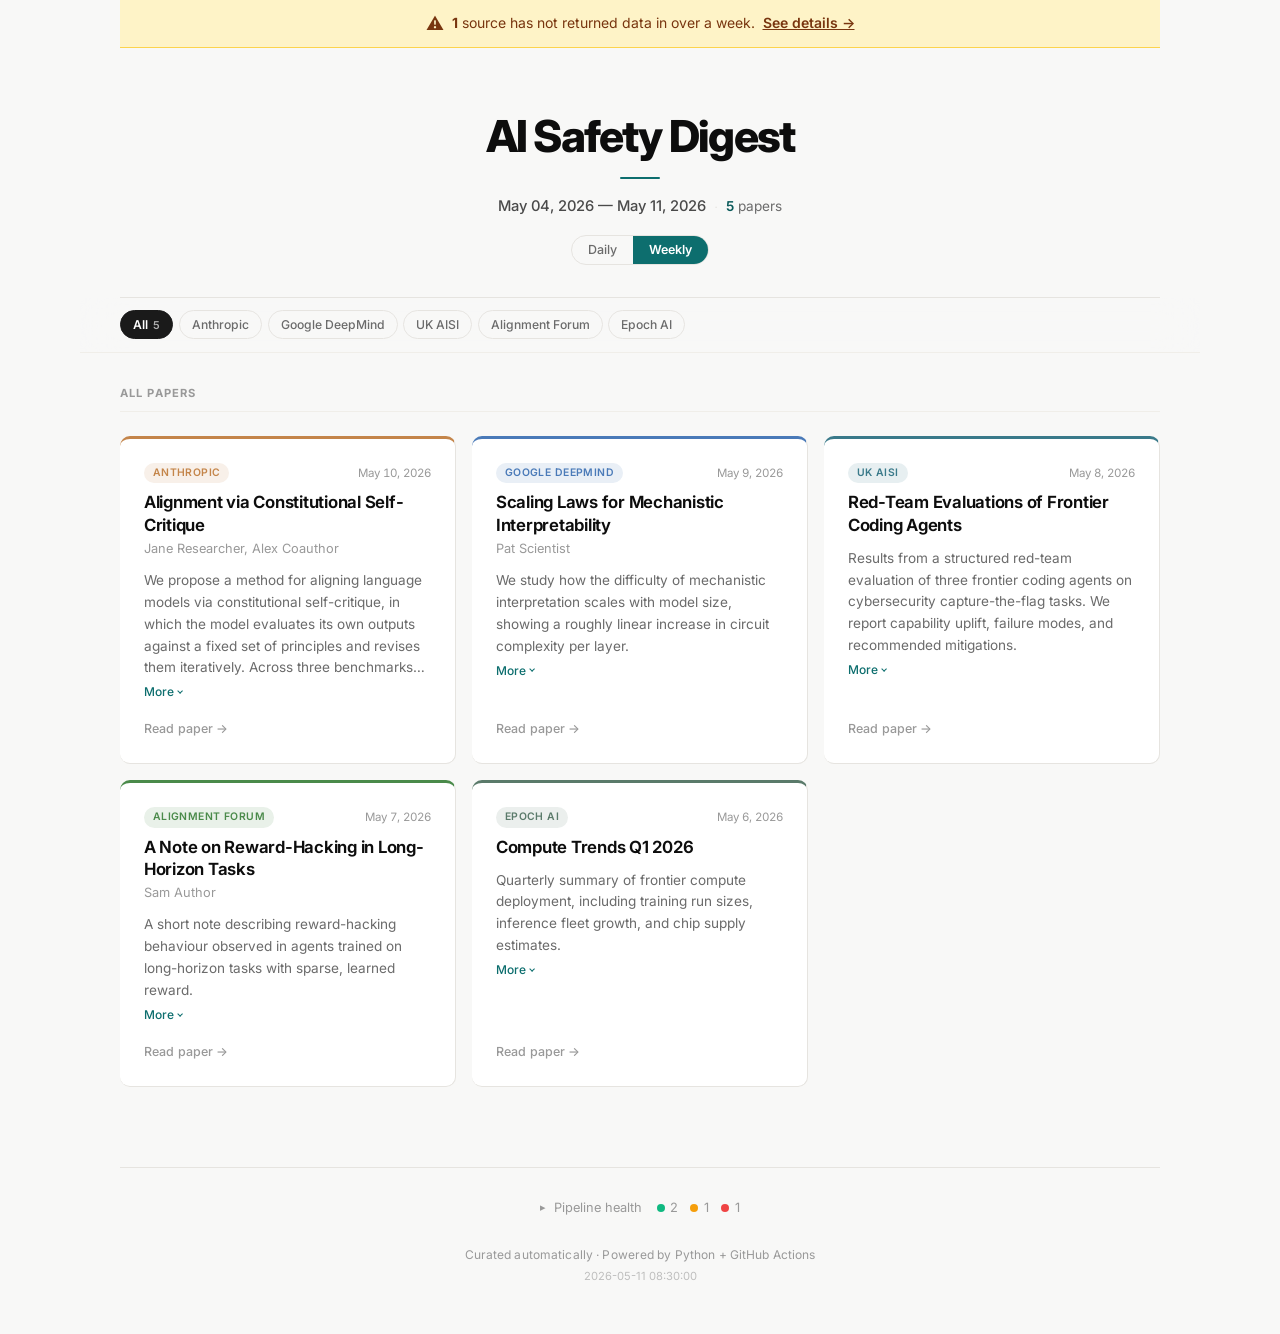
<file: tests/snapshots/index.html>
<!DOCTYPE html>
<html lang="en">
<head>
  <meta charset="UTF-8">
  <meta name="viewport" content="width=device-width, initial-scale=1.0">
  <title>AI Safety Digest — May 04, 2026 to May 11, 2026</title>
  <meta name="description" content="A curated digest of 5 AI safety research papers from leading organizations and researchers. May 04, 2026 through May 11, 2026.">
  <link rel="preconnect" href="https://fonts.googleapis.com">
  <link rel="preconnect" href="https://fonts.gstatic.com" crossorigin>
  <link href="https://fonts.googleapis.com/css2?family=Inter:wght@400;500;600;700;800&display=swap" rel="stylesheet">
  <style>
    /* =============================================
   AI Safety Digest — Editorial Stylesheet
   Modern research publication aesthetic
   ============================================= */

/* --- CSS Custom Properties --- */
:root {
  /* Base palette */
  --bg: #f8f8f7;
  --bg-card: #ffffff;
  --bg-elevated: #ffffff;
  --bg-hero: #fcfcfb;
  --text: #1a1a1a;
  --text-secondary: #4a4a4a;
  --text-muted: #6b6b6b;
  --text-faint: #999999;
  --heading: #0d0d0d;
  --border: #e6e4e0;
  --border-light: #f0eee9;
  --shadow-sm: 0 1px 3px rgba(0, 0, 0, 0.04);
  --shadow-md: 0 4px 12px rgba(0, 0, 0, 0.06);
  --shadow-lg: 0 8px 30px rgba(0, 0, 0, 0.08);

  /* Accent — deep teal */
  --accent: #0d6e6e;
  --accent-light: #0f8585;
  --accent-subtle: rgba(13, 110, 110, 0.07);
  --accent-text: #0a5a5a;

  /* Links */
  --link: #0d6e6e;
  --link-hover: #0a5252;

  /* Filter bar */
  --filter-bg: rgba(248, 248, 247, 0.88);
  --pill-active-bg: #1a1a1a;
  --pill-active-text: #ffffff;

  /* Card accent fallback */
  --card-accent: var(--org-default);

  /* Spacing scale */
  --space-xs: 0.25rem;
  --space-sm: 0.5rem;
  --space-md: 1rem;
  --space-lg: 1.5rem;
  --space-xl: 2rem;
  --space-2xl: 3rem;
  --space-3xl: 4rem;

  /* Radii */
  --radius-sm: 6px;
  --radius-md: 10px;
  --radius-lg: 14px;

  /* Organization colors — muted, professional tones */
  --org-anthropic: #c4854a;
  --org-openai: #4a8c5c;
  --org-google-deepmind: #4a7ab8;
  --org-metr: #b85a5a;
  --org-apollo-research: #7b5ab8;
  --org-uk-aisi: #3a7a8a;
  --org-redwood-research: #c04040;
  --org-alignment-forum: #4a8a4a;
  --org-arxiv: #777777;
  --org-hyperdimensional: #b8924a;
  --org-peter-wildeford: #5a5ab8;
  --org-zvi-mowshowitz: #8a6a3a;
  --org-rand: #3a6a8a;
  --org-arc: #8a3a6a;
  --org-miri: #5a8a3a;
  --org-cais: #3a8a6a;
  --org-microsoft-research: #3a6ab8;
  --org-import-ai: #b8943a;
  --org-dan-hendrycks: #7a6a3a;
  --org-astral-codex-ten: #5a6a8a;
  --org-cognitive-revolution: #8a5a6a;
  --org-vox-future-perfect: #3a8a6a;
  --org-fli: #7a5a7a;
  --org-epoch-ai: #5a7a6a;
  --org-lesswrong: #4a8a4a;
  --org-far-ai: #6a4a8a;
  --org-us-aisi: #3a5a8a;
  --org-cset: #6a7a3a;
  --org-govai: #4a5a7a;
  --org-iaps: #7a4a5a;
  --org-cltr: #5a4a7a;
  --org-chai: #8a6a4a;
  --org-mats: #4a7a7a;
  --org-paul-christiano: #7a6a4a;
  --org-yoshua-bengio: #4a6a7a;
  --org-lennart-heim: #6a7a4a;
  --org-semianalysis: #b86a3a;
  --org-dean-ball: #b8924a;
  --org-seb-krier: #6a8a4a;
  --org-ajeya-cotra: #8a4a6a;
  --org-cnas: #4a6a5a;
  --org-hacker-news: #e86424;
  --org-reddit: #e84420;
  --org-default: #888888;
}

/* --- Dark Mode --- */
@media (prefers-color-scheme: dark) {
  :root {
    --bg: #111113;
    --bg-card: #1a1a1e;
    --bg-elevated: #222226;
    --bg-hero: #161618;
    --text: #e2e2e6;
    --text-secondary: #b0b0b8;
    --text-muted: #8a8a96;
    --text-faint: #606068;
    --heading: #f0f0f4;
    --border: #2a2a30;
    --border-light: #222228;
    --shadow-sm: 0 1px 3px rgba(0, 0, 0, 0.15);
    --shadow-md: 0 4px 12px rgba(0, 0, 0, 0.25);
    --shadow-lg: 0 8px 30px rgba(0, 0, 0, 0.35);
    --accent: #2ca0a0;
    --accent-light: #35b5b5;
    --accent-subtle: rgba(44, 160, 160, 0.1);
    --accent-text: #2ca0a0;
    --link: #35b5b5;
    --link-hover: #4acaca;
    --filter-bg: rgba(17, 17, 19, 0.88);
    --pill-active-bg: #2ca0a0;
    --pill-active-text: #111113;
  }

  .toggle-btn.active {
    background-color: var(--accent);
    color: #111113;
  }
}

/* --- Reset & Base --- */
*,
*::before,
*::after {
  box-sizing: border-box;
  margin: 0;
  padding: 0;
}

html {
  -webkit-text-size-adjust: 100%;
  scroll-behavior: smooth;
}

body {
  font-family: 'Inter', -apple-system, BlinkMacSystemFont, 'Segoe UI', Roboto, sans-serif;
  background-color: var(--bg);
  color: var(--text);
  max-width: 1120px;
  margin: 0 auto;
  padding: 0 clamp(1.25rem, 5vw, 2.5rem);
  font-size: 15px;
  line-height: 1.6;
  -webkit-font-smoothing: antialiased;
  -moz-osx-font-smoothing: grayscale;
}

a {
  color: var(--link);
  text-decoration: none;
  transition: color 0.15s ease;
}

a:hover {
  color: var(--link-hover);
}

/* --- Masthead / Header --- */
.site-header {
  padding: var(--space-3xl) 0 var(--space-xl);
  text-align: center;
  border-bottom: 1px solid var(--border);
}

.header-inner {
  display: flex;
  flex-direction: column;
  align-items: center;
  gap: var(--space-sm);
}

.site-title {
  font-size: clamp(1.75rem, 1.4rem + 1.8vw, 2.75rem);
  font-weight: 800;
  color: var(--heading);
  letter-spacing: -0.04em;
  line-height: 1.1;
}

.header-rule {
  width: 40px;
  height: 2px;
  background: var(--accent);
  border: none;
  margin: var(--space-sm) 0;
  border-radius: 1px;
}

.header-meta {
  display: flex;
  align-items: center;
  gap: var(--space-sm);
  flex-wrap: wrap;
  justify-content: center;
}

.header-daterange {
  font-size: 0.92rem;
  font-weight: 500;
  color: var(--text-secondary);
}

.header-separator {
  color: var(--border);
  font-weight: 300;
}

.header-count {
  font-size: 0.85rem;
  color: var(--text-muted);
}

.header-count strong {
  font-weight: 600;
  color: var(--accent-text);
}

/* --- Digest Mode Toggle --- */
.digest-toggle {
  display: inline-flex;
  border: 1px solid var(--border);
  border-radius: 100px;
  overflow: hidden;
  margin-top: var(--space-sm);
}

.toggle-btn {
  padding: 0.35rem 1rem;
  font-size: 0.78rem;
  font-family: inherit;
  font-weight: 500;
  border: none;
  background: transparent;
  color: var(--text-muted);
  cursor: pointer;
  transition: all 0.15s ease;
  line-height: 1.4;
}

.toggle-btn:hover {
  color: var(--text-secondary);
  background-color: var(--accent-subtle);
}

.toggle-btn.active {
  background-color: var(--accent);
  color: #ffffff;
  font-weight: 600;
}

/* --- Filter Bar --- */
.filter-bar {
  position: sticky;
  top: 0;
  z-index: 100;
  margin: 0 calc(-1 * clamp(1.25rem, 5vw, 2.5rem));
  padding: 0 clamp(1.25rem, 5vw, 2.5rem);
  -webkit-backdrop-filter: blur(20px) saturate(180%);
  backdrop-filter: blur(20px) saturate(180%);
  background-color: var(--filter-bg);
  border-bottom: 1px solid var(--border-light);
}

.filter-bar-inner {
  padding: 0.7rem 0;
}

.filter-scroll {
  display: flex;
  gap: 0.35rem;
  overflow-x: auto;
  padding-bottom: 2px;
  scrollbar-width: thin;
  scrollbar-color: var(--border) transparent;
  -webkit-overflow-scrolling: touch;
}

.filter-scroll::-webkit-scrollbar {
  height: 2px;
}

.filter-scroll::-webkit-scrollbar-thumb {
  background: var(--border);
  border-radius: 2px;
}

.filter-pill {
  flex-shrink: 0;
  padding: 0.32rem 0.75rem;
  font-size: 0.76rem;
  font-family: inherit;
  font-weight: 500;
  border: 1px solid var(--border);
  border-radius: 100px;
  background: transparent;
  color: var(--text-muted);
  cursor: pointer;
  transition: all 0.15s ease;
  white-space: nowrap;
  line-height: 1.4;
}

.filter-pill:hover {
  border-color: var(--text-faint);
  color: var(--text-secondary);
  background-color: var(--bg-elevated);
}

.filter-pill.active {
  background-color: var(--pill-active-bg);
  border-color: var(--pill-active-bg);
  color: var(--pill-active-text);
  font-weight: 600;
}

.pill-count {
  font-size: 0.68rem;
  opacity: 0.65;
  margin-left: 0.15rem;
}

/* --- Section Labels --- */
.section-label {
  font-size: 0.7rem;
  font-weight: 700;
  text-transform: uppercase;
  letter-spacing: 0.1em;
  color: var(--text-faint);
  margin-bottom: var(--space-lg);
  padding-bottom: var(--space-sm);
  border-bottom: 1px solid var(--border-light);
}

/* --- Featured / Hero Section --- */
.hero-section {
  padding-top: var(--space-xl);
  padding-bottom: var(--space-md);
}

.hero-grid {
  display: grid;
  grid-template-columns: 1fr 1fr;
  grid-template-rows: auto auto;
  gap: var(--space-md);
}

/* First featured paper: spans the full left column across both rows */
.hero-grid .hero-card:first-child {
  grid-row: 1 / 3;
}

/* --- Base Paper Card --- */
.paper-card {
  background: var(--bg-card);
  border: 1px solid var(--border);
  border-radius: var(--radius-md);
  padding: var(--space-lg);
  transition: border-color 0.2s ease, box-shadow 0.25s ease, transform 0.2s ease;
  position: relative;
  display: flex;
  flex-direction: column;
}

.paper-card:hover {
  border-color: color-mix(in srgb, var(--card-accent) 35%, var(--border));
  box-shadow: var(--shadow-md);
}

/* --- Hero Card --- */
.hero-card {
  border-radius: var(--radius-lg);
  padding: clamp(1.25rem, 3vw, 2rem);
  border-left: 3px solid var(--card-accent);
}

.hero-card:hover {
  transform: translateY(-2px);
  box-shadow: var(--shadow-lg);
}

.hero-card .paper-title {
  font-size: clamp(1.15rem, 1rem + 0.5vw, 1.4rem);
  font-weight: 700;
  line-height: 1.28;
  margin-bottom: var(--space-sm);
}

.hero-card .paper-authors {
  font-size: 0.84rem;
  margin-bottom: var(--space-xs);
}

.hero-card .abstract-preview {
  -webkit-line-clamp: 8;
}

.hero-card .paper-abstract {
  flex: 1;
}

/* --- Papers Grid --- */
.papers-section {
  padding-top: var(--space-xl);
  padding-bottom: var(--space-2xl);
}

.papers-grid {
  display: grid;
  grid-template-columns: repeat(auto-fill, minmax(320px, 1fr));
  gap: var(--space-md);
}

/* --- Grid Card --- */
.grid-card {
  border-top: 3px solid var(--card-accent);
  border-left: none;
}

.grid-card .paper-title {
  font-size: clamp(0.95rem, 0.9rem + 0.2vw, 1.05rem);
  margin-bottom: var(--space-xs);
}

.grid-card .paper-abstract {
  flex: 1;
}

.grid-card .read-link {
  margin-top: auto;
  padding-top: var(--space-sm);
}

/* Card accent colors per org */
.paper-card[data-org="Anthropic"] { --card-accent: var(--org-anthropic); }
.paper-card[data-org="OpenAI"] { --card-accent: var(--org-openai); }
.paper-card[data-org="Google DeepMind"] { --card-accent: var(--org-google-deepmind); }
.paper-card[data-org="METR"] { --card-accent: var(--org-metr); }
.paper-card[data-org="Apollo Research"] { --card-accent: var(--org-apollo-research); }
.paper-card[data-org="UK AISI"] { --card-accent: var(--org-uk-aisi); }
.paper-card[data-org="Redwood Research"] { --card-accent: var(--org-redwood-research); }
.paper-card[data-org="Alignment Forum"] { --card-accent: var(--org-alignment-forum); }
.paper-card[data-org="arXiv"] { --card-accent: var(--org-arxiv); }
.paper-card[data-org="Hyperdimensional"] { --card-accent: var(--org-hyperdimensional); }
.paper-card[data-org="Peter Wildeford"] { --card-accent: var(--org-peter-wildeford); }
.paper-card[data-org="Zvi Mowshowitz"] { --card-accent: var(--org-zvi-mowshowitz); }
.paper-card[data-org="RAND"] { --card-accent: var(--org-rand); }
.paper-card[data-org="ARC"] { --card-accent: var(--org-arc); }
.paper-card[data-org="MIRI"] { --card-accent: var(--org-miri); }
.paper-card[data-org="CAIS"] { --card-accent: var(--org-cais); }
.paper-card[data-org="Microsoft Research"] { --card-accent: var(--org-microsoft-research); }
.paper-card[data-org="Import AI"] { --card-accent: var(--org-import-ai); }
.paper-card[data-org="Dan Hendrycks"] { --card-accent: var(--org-dan-hendrycks); }
.paper-card[data-org="Astral Codex Ten"] { --card-accent: var(--org-astral-codex-ten); }
.paper-card[data-org="Cognitive Revolution"] { --card-accent: var(--org-cognitive-revolution); }
.paper-card[data-org="Vox Future Perfect"] { --card-accent: var(--org-vox-future-perfect); }
.paper-card[data-org="FLI"] { --card-accent: var(--org-fli); }
.paper-card[data-org="Epoch AI"] { --card-accent: var(--org-epoch-ai); }
.paper-card[data-org="LessWrong"] { --card-accent: var(--org-lesswrong); }
.paper-card[data-org="FAR AI"] { --card-accent: var(--org-far-ai); }
.paper-card[data-org="US AISI"] { --card-accent: var(--org-us-aisi); }
.paper-card[data-org="CSET"] { --card-accent: var(--org-cset); }
.paper-card[data-org="GovAI"] { --card-accent: var(--org-govai); }
.paper-card[data-org="IAPS"] { --card-accent: var(--org-iaps); }
.paper-card[data-org="CLTR"] { --card-accent: var(--org-cltr); }
.paper-card[data-org="CHAI"] { --card-accent: var(--org-chai); }
.paper-card[data-org="MATS"] { --card-accent: var(--org-mats); }
.paper-card[data-org="Paul Christiano"] { --card-accent: var(--org-paul-christiano); }
.paper-card[data-org="Yoshua Bengio"] { --card-accent: var(--org-yoshua-bengio); }
.paper-card[data-org="Lennart Heim"] { --card-accent: var(--org-lennart-heim); }
.paper-card[data-org="SemiAnalysis"] { --card-accent: var(--org-semianalysis); }
.paper-card[data-org="Dean Ball"] { --card-accent: var(--org-dean-ball); }
.paper-card[data-org="Seb Krier"] { --card-accent: var(--org-seb-krier); }
.paper-card[data-org="Ajeya Cotra"] { --card-accent: var(--org-ajeya-cotra); }
.paper-card[data-org="CNAS"] { --card-accent: var(--org-cnas); }
.paper-card[data-org="Hacker News"] { --card-accent: var(--org-hacker-news); }
.paper-card[data-org="Reddit"] { --card-accent: var(--org-reddit); }

/* --- Paper Meta Row --- */
.paper-meta {
  display: flex;
  align-items: center;
  justify-content: space-between;
  margin-bottom: var(--space-sm);
  gap: var(--space-sm);
}

/* --- Organization Tag (pill) --- */
.org-tag {
  display: inline-block;
  font-size: 0.65rem;
  font-weight: 600;
  padding: 0.18rem 0.55rem;
  border-radius: 100px;
  letter-spacing: 0.04em;
  text-transform: uppercase;
  line-height: 1.4;
  background-color: color-mix(in srgb, var(--org-default) 12%, var(--bg-card));
  color: var(--org-default);
}

/* Org-specific tag colors — using color-mix for subtle backgrounds */
.org-tag[data-org="Anthropic"] { background-color: color-mix(in srgb, var(--org-anthropic) 12%, var(--bg-card)); color: var(--org-anthropic); }
.org-tag[data-org="OpenAI"] { background-color: color-mix(in srgb, var(--org-openai) 12%, var(--bg-card)); color: var(--org-openai); }
.org-tag[data-org="Google DeepMind"] { background-color: color-mix(in srgb, var(--org-google-deepmind) 12%, var(--bg-card)); color: var(--org-google-deepmind); }
.org-tag[data-org="METR"] { background-color: color-mix(in srgb, var(--org-metr) 12%, var(--bg-card)); color: var(--org-metr); }
.org-tag[data-org="Apollo Research"] { background-color: color-mix(in srgb, var(--org-apollo-research) 12%, var(--bg-card)); color: var(--org-apollo-research); }
.org-tag[data-org="UK AISI"] { background-color: color-mix(in srgb, var(--org-uk-aisi) 12%, var(--bg-card)); color: var(--org-uk-aisi); }
.org-tag[data-org="Redwood Research"] { background-color: color-mix(in srgb, var(--org-redwood-research) 12%, var(--bg-card)); color: var(--org-redwood-research); }
.org-tag[data-org="Alignment Forum"] { background-color: color-mix(in srgb, var(--org-alignment-forum) 12%, var(--bg-card)); color: var(--org-alignment-forum); }
.org-tag[data-org="arXiv"] { background-color: color-mix(in srgb, var(--org-arxiv) 12%, var(--bg-card)); color: var(--org-arxiv); }
.org-tag[data-org="Hyperdimensional"] { background-color: color-mix(in srgb, var(--org-hyperdimensional) 12%, var(--bg-card)); color: var(--org-hyperdimensional); }
.org-tag[data-org="Peter Wildeford"] { background-color: color-mix(in srgb, var(--org-peter-wildeford) 12%, var(--bg-card)); color: var(--org-peter-wildeford); }
.org-tag[data-org="Zvi Mowshowitz"] { background-color: color-mix(in srgb, var(--org-zvi-mowshowitz) 12%, var(--bg-card)); color: var(--org-zvi-mowshowitz); }
.org-tag[data-org="RAND"] { background-color: color-mix(in srgb, var(--org-rand) 12%, var(--bg-card)); color: var(--org-rand); }
.org-tag[data-org="ARC"] { background-color: color-mix(in srgb, var(--org-arc) 12%, var(--bg-card)); color: var(--org-arc); }
.org-tag[data-org="MIRI"] { background-color: color-mix(in srgb, var(--org-miri) 12%, var(--bg-card)); color: var(--org-miri); }
.org-tag[data-org="CAIS"] { background-color: color-mix(in srgb, var(--org-cais) 12%, var(--bg-card)); color: var(--org-cais); }
.org-tag[data-org="Microsoft Research"] { background-color: color-mix(in srgb, var(--org-microsoft-research) 12%, var(--bg-card)); color: var(--org-microsoft-research); }
.org-tag[data-org="Import AI"] { background-color: color-mix(in srgb, var(--org-import-ai) 12%, var(--bg-card)); color: var(--org-import-ai); }
.org-tag[data-org="Dan Hendrycks"] { background-color: color-mix(in srgb, var(--org-dan-hendrycks) 12%, var(--bg-card)); color: var(--org-dan-hendrycks); }
.org-tag[data-org="Astral Codex Ten"] { background-color: color-mix(in srgb, var(--org-astral-codex-ten) 12%, var(--bg-card)); color: var(--org-astral-codex-ten); }
.org-tag[data-org="Cognitive Revolution"] { background-color: color-mix(in srgb, var(--org-cognitive-revolution) 12%, var(--bg-card)); color: var(--org-cognitive-revolution); }
.org-tag[data-org="Vox Future Perfect"] { background-color: color-mix(in srgb, var(--org-vox-future-perfect) 12%, var(--bg-card)); color: var(--org-vox-future-perfect); }
.org-tag[data-org="FLI"] { background-color: color-mix(in srgb, var(--org-fli) 12%, var(--bg-card)); color: var(--org-fli); }
.org-tag[data-org="Epoch AI"] { background-color: color-mix(in srgb, var(--org-epoch-ai) 12%, var(--bg-card)); color: var(--org-epoch-ai); }
.org-tag[data-org="LessWrong"] { background-color: color-mix(in srgb, var(--org-lesswrong) 12%, var(--bg-card)); color: var(--org-lesswrong); }
.org-tag[data-org="FAR AI"] { background-color: color-mix(in srgb, var(--org-far-ai) 12%, var(--bg-card)); color: var(--org-far-ai); }
.org-tag[data-org="US AISI"] { background-color: color-mix(in srgb, var(--org-us-aisi) 12%, var(--bg-card)); color: var(--org-us-aisi); }
.org-tag[data-org="CSET"] { background-color: color-mix(in srgb, var(--org-cset) 12%, var(--bg-card)); color: var(--org-cset); }
.org-tag[data-org="GovAI"] { background-color: color-mix(in srgb, var(--org-govai) 12%, var(--bg-card)); color: var(--org-govai); }
.org-tag[data-org="IAPS"] { background-color: color-mix(in srgb, var(--org-iaps) 12%, var(--bg-card)); color: var(--org-iaps); }
.org-tag[data-org="CLTR"] { background-color: color-mix(in srgb, var(--org-cltr) 12%, var(--bg-card)); color: var(--org-cltr); }
.org-tag[data-org="CHAI"] { background-color: color-mix(in srgb, var(--org-chai) 12%, var(--bg-card)); color: var(--org-chai); }
.org-tag[data-org="MATS"] { background-color: color-mix(in srgb, var(--org-mats) 12%, var(--bg-card)); color: var(--org-mats); }
.org-tag[data-org="Paul Christiano"] { background-color: color-mix(in srgb, var(--org-paul-christiano) 12%, var(--bg-card)); color: var(--org-paul-christiano); }
.org-tag[data-org="Yoshua Bengio"] { background-color: color-mix(in srgb, var(--org-yoshua-bengio) 12%, var(--bg-card)); color: var(--org-yoshua-bengio); }
.org-tag[data-org="Lennart Heim"] { background-color: color-mix(in srgb, var(--org-lennart-heim) 12%, var(--bg-card)); color: var(--org-lennart-heim); }
.org-tag[data-org="SemiAnalysis"] { background-color: color-mix(in srgb, var(--org-semianalysis) 12%, var(--bg-card)); color: var(--org-semianalysis); }
.org-tag[data-org="Dean Ball"] { background-color: color-mix(in srgb, var(--org-dean-ball) 12%, var(--bg-card)); color: var(--org-dean-ball); }
.org-tag[data-org="Seb Krier"] { background-color: color-mix(in srgb, var(--org-seb-krier) 12%, var(--bg-card)); color: var(--org-seb-krier); }
.org-tag[data-org="Ajeya Cotra"] { background-color: color-mix(in srgb, var(--org-ajeya-cotra) 12%, var(--bg-card)); color: var(--org-ajeya-cotra); }
.org-tag[data-org="CNAS"] { background-color: color-mix(in srgb, var(--org-cnas) 12%, var(--bg-card)); color: var(--org-cnas); }
.org-tag[data-org="Hacker News"] { background-color: color-mix(in srgb, var(--org-hacker-news) 12%, var(--bg-card)); color: var(--org-hacker-news); }
.org-tag[data-org="Reddit"] { background-color: color-mix(in srgb, var(--org-reddit) 12%, var(--bg-card)); color: var(--org-reddit); }

/* Dark mode org tag adjustments */
@media (prefers-color-scheme: dark) {
  .org-tag {
    background-color: color-mix(in srgb, var(--org-default) 15%, var(--bg-card));
  }
  .org-tag[data-org="Anthropic"] { background-color: color-mix(in srgb, var(--org-anthropic) 15%, var(--bg-card)); }
  .org-tag[data-org="OpenAI"] { background-color: color-mix(in srgb, var(--org-openai) 15%, var(--bg-card)); }
  .org-tag[data-org="Google DeepMind"] { background-color: color-mix(in srgb, var(--org-google-deepmind) 15%, var(--bg-card)); }
  .org-tag[data-org="METR"] { background-color: color-mix(in srgb, var(--org-metr) 15%, var(--bg-card)); }
  .org-tag[data-org="Apollo Research"] { background-color: color-mix(in srgb, var(--org-apollo-research) 15%, var(--bg-card)); }
  .org-tag[data-org="UK AISI"] { background-color: color-mix(in srgb, var(--org-uk-aisi) 15%, var(--bg-card)); }
  .org-tag[data-org="Redwood Research"] { background-color: color-mix(in srgb, var(--org-redwood-research) 15%, var(--bg-card)); }
  .org-tag[data-org="Alignment Forum"] { background-color: color-mix(in srgb, var(--org-alignment-forum) 15%, var(--bg-card)); }
  .org-tag[data-org="arXiv"] { background-color: color-mix(in srgb, var(--org-arxiv) 15%, var(--bg-card)); }
  .org-tag[data-org="Hyperdimensional"] { background-color: color-mix(in srgb, var(--org-hyperdimensional) 15%, var(--bg-card)); }
  .org-tag[data-org="Peter Wildeford"] { background-color: color-mix(in srgb, var(--org-peter-wildeford) 15%, var(--bg-card)); }
  .org-tag[data-org="Zvi Mowshowitz"] { background-color: color-mix(in srgb, var(--org-zvi-mowshowitz) 15%, var(--bg-card)); }
  .org-tag[data-org="RAND"] { background-color: color-mix(in srgb, var(--org-rand) 15%, var(--bg-card)); }
  .org-tag[data-org="ARC"] { background-color: color-mix(in srgb, var(--org-arc) 15%, var(--bg-card)); }
  .org-tag[data-org="MIRI"] { background-color: color-mix(in srgb, var(--org-miri) 15%, var(--bg-card)); }
  .org-tag[data-org="CAIS"] { background-color: color-mix(in srgb, var(--org-cais) 15%, var(--bg-card)); }
  .org-tag[data-org="Microsoft Research"] { background-color: color-mix(in srgb, var(--org-microsoft-research) 15%, var(--bg-card)); }
  .org-tag[data-org="Import AI"] { background-color: color-mix(in srgb, var(--org-import-ai) 15%, var(--bg-card)); }
  .org-tag[data-org="Dan Hendrycks"] { background-color: color-mix(in srgb, var(--org-dan-hendrycks) 15%, var(--bg-card)); }
  .org-tag[data-org="Astral Codex Ten"] { background-color: color-mix(in srgb, var(--org-astral-codex-ten) 15%, var(--bg-card)); }
  .org-tag[data-org="Cognitive Revolution"] { background-color: color-mix(in srgb, var(--org-cognitive-revolution) 15%, var(--bg-card)); }
  .org-tag[data-org="Vox Future Perfect"] { background-color: color-mix(in srgb, var(--org-vox-future-perfect) 15%, var(--bg-card)); }
  .org-tag[data-org="FLI"] { background-color: color-mix(in srgb, var(--org-fli) 15%, var(--bg-card)); }
  .org-tag[data-org="Epoch AI"] { background-color: color-mix(in srgb, var(--org-epoch-ai) 15%, var(--bg-card)); }
  .org-tag[data-org="LessWrong"] { background-color: color-mix(in srgb, var(--org-lesswrong) 15%, var(--bg-card)); }
  .org-tag[data-org="FAR AI"] { background-color: color-mix(in srgb, var(--org-far-ai) 15%, var(--bg-card)); }
  .org-tag[data-org="US AISI"] { background-color: color-mix(in srgb, var(--org-us-aisi) 15%, var(--bg-card)); }
  .org-tag[data-org="CSET"] { background-color: color-mix(in srgb, var(--org-cset) 15%, var(--bg-card)); }
  .org-tag[data-org="GovAI"] { background-color: color-mix(in srgb, var(--org-govai) 15%, var(--bg-card)); }
  .org-tag[data-org="IAPS"] { background-color: color-mix(in srgb, var(--org-iaps) 15%, var(--bg-card)); }
  .org-tag[data-org="CLTR"] { background-color: color-mix(in srgb, var(--org-cltr) 15%, var(--bg-card)); }
  .org-tag[data-org="CHAI"] { background-color: color-mix(in srgb, var(--org-chai) 15%, var(--bg-card)); }
  .org-tag[data-org="MATS"] { background-color: color-mix(in srgb, var(--org-mats) 15%, var(--bg-card)); }
  .org-tag[data-org="Paul Christiano"] { background-color: color-mix(in srgb, var(--org-paul-christiano) 15%, var(--bg-card)); }
  .org-tag[data-org="Yoshua Bengio"] { background-color: color-mix(in srgb, var(--org-yoshua-bengio) 15%, var(--bg-card)); }
  .org-tag[data-org="Lennart Heim"] { background-color: color-mix(in srgb, var(--org-lennart-heim) 15%, var(--bg-card)); }
  .org-tag[data-org="SemiAnalysis"] { background-color: color-mix(in srgb, var(--org-semianalysis) 15%, var(--bg-card)); }
  .org-tag[data-org="Dean Ball"] { background-color: color-mix(in srgb, var(--org-dean-ball) 15%, var(--bg-card)); }
  .org-tag[data-org="Seb Krier"] { background-color: color-mix(in srgb, var(--org-seb-krier) 15%, var(--bg-card)); }
  .org-tag[data-org="Ajeya Cotra"] { background-color: color-mix(in srgb, var(--org-ajeya-cotra) 15%, var(--bg-card)); }
  .org-tag[data-org="CNAS"] { background-color: color-mix(in srgb, var(--org-cnas) 15%, var(--bg-card)); }
  .org-tag[data-org="Hacker News"] { background-color: color-mix(in srgb, var(--org-hacker-news) 15%, var(--bg-card)); }
  .org-tag[data-org="Reddit"] { background-color: color-mix(in srgb, var(--org-reddit) 15%, var(--bg-card)); }
}

/* --- Paper Title --- */
.paper-title {
  font-size: clamp(1rem, 0.95rem + 0.3vw, 1.15rem);
  font-weight: 650;
  line-height: 1.32;
  margin-bottom: var(--space-xs);
  letter-spacing: -0.015em;
}

.paper-title a {
  color: var(--heading);
  text-decoration: none;
  transition: color 0.15s ease;
}

.paper-title a:hover {
  color: var(--link);
}

/* --- Paper Authors --- */
.paper-authors {
  font-size: 0.8rem;
  color: var(--text-faint);
  margin-bottom: var(--space-xs);
  line-height: 1.45;
}

/* --- Paper Date --- */
.paper-date {
  font-size: 0.72rem;
  color: var(--text-faint);
  white-space: nowrap;
  font-variant-numeric: tabular-nums;
}

/* --- Abstract Section --- */
.paper-abstract {
  margin-top: var(--space-sm);
  margin-bottom: var(--space-sm);
}

/* --- Details / Summary expand-collapse --- */
.abstract-expand {
  /* no extra margin needed */
}

.abstract-expand summary {
  list-style: none;
  cursor: pointer;
  display: block;
}

.abstract-expand summary::-webkit-details-marker {
  display: none;
}

/* The truncated preview text inside the summary */
.abstract-preview {
  display: -webkit-box;
  -webkit-line-clamp: 5;
  -webkit-box-orient: vertical;
  overflow: hidden;
  font-size: 0.85rem;
  line-height: 1.6;
  color: var(--text-muted);
}

.hero-card .abstract-preview {
  -webkit-line-clamp: 8;
}

/* Toggle label ("Show more" / "Show less") */
.toggle-label {
  display: inline-flex;
  align-items: center;
  gap: 0.25rem;
  font-size: 0.75rem;
  font-weight: 500;
  color: var(--link);
  padding: 0.2rem 0 0;
  transition: color 0.15s ease;
  user-select: none;
  -webkit-user-select: none;
}

.toggle-label::after {
  content: '';
  display: inline-block;
  width: 0.35em;
  height: 0.35em;
  border-right: 1.5px solid currentColor;
  border-bottom: 1.5px solid currentColor;
  transform: rotate(45deg);
  transition: transform 0.2s ease;
  margin-top: -0.1em;
}

.abstract-expand[open] .toggle-label::after {
  transform: rotate(-135deg);
  margin-top: 0.15em;
}

.abstract-expand summary:hover .toggle-label {
  color: var(--link-hover);
}

/* When open, hide the truncated preview and change label text */
.abstract-expand[open] .abstract-preview {
  display: none;
}

.abstract-expand[open] .toggle-label {
  margin-top: 0;
}

/* Full abstract text */
.abstract-full {
  font-size: 0.84rem;
  line-height: 1.65;
  color: var(--text-muted);
  padding: 0.5rem 0 0.2rem 0.85rem;
  border-left: 2px solid color-mix(in srgb, var(--card-accent) 50%, var(--border));
  margin-top: 0.35rem;
  animation: abstractReveal 0.2s ease;
}

@keyframes abstractReveal {
  from {
    opacity: 0;
    transform: translateY(-4px);
  }
  to {
    opacity: 1;
    transform: translateY(0);
  }
}

/* --- Read Paper Link --- */
.read-link {
  display: inline-flex;
  align-items: center;
  gap: 0.3rem;
  font-size: 0.78rem;
  font-weight: 500;
  color: var(--text-faint);
  margin-top: var(--space-sm);
  padding: 0;
  border: none;
  background: none;
  transition: color 0.15s ease, gap 0.15s ease;
  text-decoration: none;
  letter-spacing: 0.01em;
}

.read-link:hover {
  color: var(--link);
  gap: 0.45rem;
}

/* --- Empty State --- */
.empty-state {
  text-align: center;
  padding: 5rem 1rem;
  color: var(--text-muted);
}

.empty-state p {
  font-size: 1.05rem;
  margin-bottom: 0.4rem;
}

.empty-sub {
  font-size: 0.88rem;
  color: var(--text-faint);
}

/* --- Footer --- */
.site-footer {
  margin-top: var(--space-xl);
  padding: var(--space-lg) 0 var(--space-2xl);
  border-top: 1px solid var(--border);
  text-align: center;
}

.footer-inner {
  display: flex;
  flex-direction: column;
  align-items: center;
  gap: var(--space-xs);
}

.footer-note {
  font-size: 0.75rem;
  color: var(--text-faint);
  letter-spacing: 0.01em;
}

.footer-timestamp {
  font-size: 0.7rem;
  color: var(--text-faint);
  opacity: 0.6;
}

/* --- Pipeline health --- */
.health-banner {
  background: #fef3c7;
  color: #78350f;
  border-bottom: 1px solid #fcd34d;
  padding: 0.6rem 1rem;
  text-align: center;
  font-size: 0.875rem;
  display: flex;
  align-items: center;
  justify-content: center;
  gap: 0.5rem;
}

.health-banner a {
  color: inherit;
  text-decoration: underline;
  font-weight: 600;
  margin-left: 0.25rem;
}

.health-banner-icon {
  font-size: 1.1rem;
}

.pipeline-health {
  width: 100%;
  max-width: 720px;
  margin-bottom: var(--space-md);
  font-size: 0.8rem;
  text-align: left;
}

.pipeline-health-summary {
  cursor: pointer;
  list-style: none;
  display: flex;
  align-items: center;
  justify-content: center;
  gap: 0.5rem;
  color: var(--text-faint);
  padding: 0.4rem 0;
  user-select: none;
}

.pipeline-health-summary::-webkit-details-marker { display: none; }

.pipeline-health-summary::before {
  content: "▸ ";
  font-size: 0.7rem;
  transition: transform 0.15s ease;
}

.pipeline-health[open] .pipeline-health-summary::before {
  content: "▾ ";
}

.health-summary-counts {
  display: inline-flex;
  align-items: center;
  gap: 0.35rem;
  color: var(--text-faint);
}

.health-summary-counts .health-dot {
  margin-left: 0.4rem;
}

.health-list {
  list-style: none;
  margin: 0.5rem 0 0;
  padding: 0;
  display: grid;
  grid-template-columns: 1fr 1fr;
  gap: 0.25rem 1rem;
}

.health-row {
  display: flex;
  align-items: center;
  gap: 0.4rem;
  padding: 0.2rem 0;
  font-size: 0.78rem;
  color: var(--text-faint);
}

.health-name {
  font-weight: 500;
  color: var(--text);
}

.health-meta {
  margin-left: auto;
  font-size: 0.72rem;
  opacity: 0.75;
}

.health-dot {
  width: 0.5rem;
  height: 0.5rem;
  border-radius: 50%;
  flex-shrink: 0;
  display: inline-block;
}

.health-dot-healthy { background: #10b981; }
.health-dot-degraded { background: #f59e0b; }
.health-dot-broken { background: #ef4444; }
.health-dot-unknown { background: #9ca3af; }

@media (max-width: 700px) {
  .health-list { grid-template-columns: 1fr; }
}

/* --- Responsive: Tablet --- */
@media (max-width: 900px) {
  .hero-grid {
    grid-template-columns: 1fr 1fr;
    grid-template-rows: auto;
  }

  .hero-grid .hero-card:first-child {
    grid-column: 1 / -1;
    grid-row: auto;
  }
}

/* --- Responsive: Mobile --- */
@media (max-width: 640px) {
  body {
    font-size: 14px;
  }

  .site-header {
    padding: var(--space-2xl) 0 var(--space-lg);
  }

  .site-title {
    font-size: 1.65rem;
  }

  .header-meta {
    flex-direction: column;
    gap: 0.15rem;
  }

  .header-separator {
    display: none;
  }

  .hero-grid {
    grid-template-columns: 1fr;
  }

  .hero-grid .hero-card:first-child {
    grid-column: auto;
  }

  .papers-grid {
    grid-template-columns: 1fr;
  }

  .paper-card {
    padding: var(--space-md);
    border-radius: var(--radius-sm);
  }

  .hero-card {
    border-radius: var(--radius-md);
  }

  .paper-title {
    font-size: 0.95rem;
  }

  .hero-card .paper-title {
    font-size: 1.05rem;
  }

  .paper-authors {
    font-size: 0.76rem;
  }

  .abstract-preview {
    font-size: 0.82rem;
  }

  .toggle-label {
    font-size: 0.72rem;
  }

  .abstract-full {
    font-size: 0.8rem;
    padding-left: 0.65rem;
  }

  .filter-pill {
    font-size: 0.7rem;
    padding: 0.28rem 0.6rem;
  }

  .paper-meta {
    flex-direction: column;
    align-items: flex-start;
    gap: 0.15rem;
  }

  .read-link {
    font-size: 0.75rem;
  }

  .section-label {
    font-size: 0.65rem;
  }

  .toggle-btn {
    font-size: 0.72rem;
    padding: 0.3rem 0.8rem;
  }
}

  </style>
</head>
<body>  <div class="health-banner" role="alert">
    <span class="health-banner-icon" aria-hidden="true">&#9888;</span>
    <span class="health-banner-text">
      <strong>1</strong>
      source      has      not returned data in over a week.
      <a href="#pipeline-health">See details &rarr;</a>
    </span>
  </div>
<!-- Masthead -->
  <header class="site-header">
    <div class="header-inner">
      <h1 class="site-title" id="digest-title">AI Safety Digest</h1>
      <hr class="header-rule">
      <div class="header-meta">
        <span class="header-daterange" id="date-range">May 04, 2026 &mdash; May 11, 2026</span>        <span class="header-separator">&middot;</span>
        <span class="header-count" id="paper-count"><strong>5</strong> papers</span>      </div>
      <div class="digest-toggle" role="group" aria-label="Digest time range">
        <button class="toggle-btn" data-mode="daily">Daily</button>
        <button class="toggle-btn active" data-mode="weekly">Weekly</button>
      </div>
    </div>
  </header>

  <!-- Filter Bar -->
  <nav class="filter-bar" aria-label="Filter papers by organization">
    <div class="filter-bar-inner">
      <div class="filter-scroll">
        <button class="filter-pill active" data-filter="all">All <span class="pill-count">5</span></button>        <button class="filter-pill" data-filter="Anthropic">Anthropic</button>        <button class="filter-pill" data-filter="Google DeepMind">Google DeepMind</button>        <button class="filter-pill" data-filter="UK AISI">UK AISI</button>        <button class="filter-pill" data-filter="Alignment Forum">Alignment Forum</button>        <button class="filter-pill" data-filter="Epoch AI">Epoch AI</button>      </div>
    </div>
  </nav>


  <!-- Papers Grid -->
  <main class="papers-section">
    <h2 class="section-label">All Papers</h2>
    <div class="papers-grid">      <article class="paper-card grid-card" data-org="Anthropic" data-date="2026-05-10">
    <div class="paper-meta">
      <span class="org-tag" data-org="Anthropic">Anthropic</span>
      <span class="paper-date">May 10, 2026</span>
    </div>
    <h3 class="paper-title">
      <a href="https://example.com/papers/csc" target="_blank" rel="noopener noreferrer">Alignment via Constitutional Self-Critique</a>
    </h3>    <p class="paper-authors">Jane Researcher, Alex Coauthor</p>    <div class="paper-abstract">
      <details class="abstract-expand">
        <summary class="abstract-toggle">
          <span class="abstract-preview">We propose a method for aligning language models via constitutional self-critique, in which the model evaluates its own outputs against a fixed set of principles and revises them iteratively. Across three benchmarks we observe meaningful reductions in policy violations.</span>
          <span class="toggle-label">More</span>
        </summary>
        <div class="abstract-full">We propose a method for aligning language models via constitutional self-critique, in which the model evaluates its own outputs against a fixed set of principles and revises them iteratively. Across three benchmarks we observe meaningful reductions in policy violations.</div>
      </details>
    </div>    <a href="https://example.com/papers/csc" class="read-link" target="_blank" rel="noopener noreferrer">Read paper &rarr;</a>
  </article>      <article class="paper-card grid-card" data-org="Google DeepMind" data-date="2026-05-09">
    <div class="paper-meta">
      <span class="org-tag" data-org="Google DeepMind">Google DeepMind</span>
      <span class="paper-date">May 9, 2026</span>
    </div>
    <h3 class="paper-title">
      <a href="https://example.com/papers/scaling-mech" target="_blank" rel="noopener noreferrer">Scaling Laws for Mechanistic Interpretability</a>
    </h3>    <p class="paper-authors">Pat Scientist</p>    <div class="paper-abstract">
      <details class="abstract-expand">
        <summary class="abstract-toggle">
          <span class="abstract-preview">We study how the difficulty of mechanistic interpretation scales with model size, showing a roughly linear increase in circuit complexity per layer.</span>
          <span class="toggle-label">More</span>
        </summary>
        <div class="abstract-full">We study how the difficulty of mechanistic interpretation scales with model size, showing a roughly linear increase in circuit complexity per layer.</div>
      </details>
    </div>    <a href="https://example.com/papers/scaling-mech" class="read-link" target="_blank" rel="noopener noreferrer">Read paper &rarr;</a>
  </article>      <article class="paper-card grid-card" data-org="UK AISI" data-date="2026-05-08">
    <div class="paper-meta">
      <span class="org-tag" data-org="UK AISI">UK AISI</span>
      <span class="paper-date">May 8, 2026</span>
    </div>
    <h3 class="paper-title">
      <a href="https://example.com/papers/redteam-coding" target="_blank" rel="noopener noreferrer">Red-Team Evaluations of Frontier Coding Agents</a>
    </h3>    <div class="paper-abstract">
      <details class="abstract-expand">
        <summary class="abstract-toggle">
          <span class="abstract-preview">Results from a structured red-team evaluation of three frontier coding agents on cybersecurity capture-the-flag tasks. We report capability uplift, failure modes, and recommended mitigations.</span>
          <span class="toggle-label">More</span>
        </summary>
        <div class="abstract-full">Results from a structured red-team evaluation of three frontier coding agents on cybersecurity capture-the-flag tasks. We report capability uplift, failure modes, and recommended mitigations.</div>
      </details>
    </div>    <a href="https://example.com/papers/redteam-coding" class="read-link" target="_blank" rel="noopener noreferrer">Read paper &rarr;</a>
  </article>      <article class="paper-card grid-card" data-org="Alignment Forum" data-date="2026-05-07">
    <div class="paper-meta">
      <span class="org-tag" data-org="Alignment Forum">Alignment Forum</span>
      <span class="paper-date">May 7, 2026</span>
    </div>
    <h3 class="paper-title">
      <a href="https://example.com/posts/reward-hack-note" target="_blank" rel="noopener noreferrer">A Note on Reward-Hacking in Long-Horizon Tasks</a>
    </h3>    <p class="paper-authors">Sam Author</p>    <div class="paper-abstract">
      <details class="abstract-expand">
        <summary class="abstract-toggle">
          <span class="abstract-preview">A short note describing reward-hacking behaviour observed in agents trained on long-horizon tasks with sparse, learned reward.</span>
          <span class="toggle-label">More</span>
        </summary>
        <div class="abstract-full">A short note describing reward-hacking behaviour observed in agents trained on long-horizon tasks with sparse, learned reward.</div>
      </details>
    </div>    <a href="https://example.com/posts/reward-hack-note" class="read-link" target="_blank" rel="noopener noreferrer">Read paper &rarr;</a>
  </article>      <article class="paper-card grid-card" data-org="Epoch AI" data-date="2026-05-06">
    <div class="paper-meta">
      <span class="org-tag" data-org="Epoch AI">Epoch AI</span>
      <span class="paper-date">May 6, 2026</span>
    </div>
    <h3 class="paper-title">
      <a href="https://example.com/blog/compute-q1-2026" target="_blank" rel="noopener noreferrer">Compute Trends Q1 2026</a>
    </h3>    <div class="paper-abstract">
      <details class="abstract-expand">
        <summary class="abstract-toggle">
          <span class="abstract-preview">Quarterly summary of frontier compute deployment, including training run sizes, inference fleet growth, and chip supply estimates.</span>
          <span class="toggle-label">More</span>
        </summary>
        <div class="abstract-full">Quarterly summary of frontier compute deployment, including training run sizes, inference fleet growth, and chip supply estimates.</div>
      </details>
    </div>    <a href="https://example.com/blog/compute-q1-2026" class="read-link" target="_blank" rel="noopener noreferrer">Read paper &rarr;</a>
  </article>    </div>
  </main>

  <!-- Footer -->
  <footer class="site-footer">
    <div class="footer-inner">      <details class="pipeline-health" id="pipeline-health">
        <summary class="pipeline-health-summary">
          Pipeline health<span class="health-summary-counts">
            <span class="health-dot health-dot-healthy" title="Healthy"></span>2
            <span class="health-dot health-dot-degraded" title="Degraded"></span>1
            <span class="health-dot health-dot-broken" title="Broken"></span>1
          </span>
        </summary>
        <ul class="health-list">          <li class="health-row health-row-broken">
            <span class="health-dot health-dot-broken" aria-hidden="true"></span>
            <span class="health-name">ARC blog</span>
            <span class="health-meta">no successful run in window</span>
          </li>          <li class="health-row health-row-degraded">
            <span class="health-dot health-dot-degraded" aria-hidden="true"></span>
            <span class="health-name">MATS research</span>
            <span class="health-meta">last data May 5, 2026</span>
          </li>          <li class="health-row health-row-healthy">
            <span class="health-dot health-dot-healthy" aria-hidden="true"></span>
            <span class="health-name">Anthropic News</span>
            <span class="health-meta">last data May 11, 2026 &middot; 2 items</span>
          </li>          <li class="health-row health-row-healthy">
            <span class="health-dot health-dot-healthy" aria-hidden="true"></span>
            <span class="health-name">OpenAI Research Publications</span>
            <span class="health-meta">last data May 10, 2026 &middot; 1 item</span>
          </li>        </ul>
      </details>      <p class="footer-note">Curated automatically &middot; Powered by Python + GitHub Actions</p>
      <p class="footer-timestamp">2026-05-11 08:30:00</p>
    </div>
  </footer>

  <!-- Filter + Digest Mode JS -->
  <script>
    (function () {
      var FETCH_DATE = '2026-05-11';
      var WEEK_START = 'May 04, 2026';
      var WEEK_END = 'May 11, 2026';
      var TOTAL_COUNT = 5;

      var pills = document.querySelectorAll('.filter-pill');
      var cards = document.querySelectorAll('.paper-card');
      var heroSection = document.querySelector('.hero-section');
      var gridLabel = document.querySelector('.papers-section .section-label');
      var toggleBtns = document.querySelectorAll('.toggle-btn');
      var digestTitle = document.getElementById('digest-title');
      var dateRange = document.getElementById('date-range');
      var paperCount = document.getElementById('paper-count');
      var emptyState = document.querySelector('.empty-state');
      var papersGrid = document.querySelector('.papers-grid');

      var currentOrg = 'all';
      var currentMode = 'weekly';

      // Daily mode shows only papers from the fetch date
      function getDailyCutoff() {
        return FETCH_DATE;
      }

      // Format a date string like "February 18, 2026"
      function formatDateLong(dateStr) {
        var d = new Date(dateStr + 'T00:00:00');
        var months = ['January','February','March','April','May','June',
                      'July','August','September','October','November','December'];
        return months[d.getMonth()] + ' ' + d.getDate() + ', ' + d.getFullYear();
      }

      function applyFilters() {
        var dailyCutoff = getDailyCutoff();
        var visible = 0;
        var heroVisible = 0;
        var gridVisible = 0;

        cards.forEach(function (card) {
          var orgMatch = (currentOrg === 'all' || card.getAttribute('data-org') === currentOrg);
          var dateMatch = true;
          if (currentMode === 'daily') {
            var cardDate = card.getAttribute('data-date');
            dateMatch = (cardDate >= dailyCutoff);
          }
          if (orgMatch && dateMatch) {
            card.style.display = '';
            visible++;
            if (card.classList.contains('hero-card')) heroVisible++;
            if (card.classList.contains('grid-card')) gridVisible++;
          } else {
            card.style.display = 'none';
          }
        });

        // Show/hide sections
        if (heroSection) heroSection.style.display = heroVisible > 0 ? '' : 'none';
        if (gridLabel) gridLabel.style.display = gridVisible > 0 ? '' : 'none';

        // Update header
        if (currentMode === 'daily') {
          digestTitle.textContent = 'AI Safety Digest';
          dateRange.textContent = formatDateLong(FETCH_DATE);
        } else {
          digestTitle.textContent = 'AI Safety Digest';
          dateRange.innerHTML = WEEK_START + ' &mdash; ' + WEEK_END;
        }

        // Update paper count
        if (paperCount) {
          paperCount.innerHTML = '<strong>' + visible + '</strong> papers';
        }

        // Handle empty state
        if (visible === 0) {
          if (!emptyState) {
            emptyState = document.createElement('div');
            emptyState.className = 'empty-state';
            var main = document.querySelector('.papers-section');
            if (papersGrid) {
              main.insertBefore(emptyState, papersGrid);
            } else {
              main.appendChild(emptyState);
            }
          }
          emptyState.innerHTML = currentMode === 'daily'
            ? '<p>No papers found for today.</p><p class="empty-sub">Try the weekly view or check back later.</p>'
            : '<p>No papers found for this week.</p><p class="empty-sub">Check back soon &mdash; new research is published daily.</p>';
          emptyState.style.display = '';
        } else if (emptyState) {
          emptyState.style.display = 'none';
        }
      }

      // Org filter pills
      pills.forEach(function (pill) {
        pill.addEventListener('click', function () {
          currentOrg = this.getAttribute('data-filter');
          pills.forEach(function (p) { p.classList.remove('active'); });
          this.classList.add('active');
          applyFilters();
        });
      });

      // Digest mode toggle
      toggleBtns.forEach(function (btn) {
        btn.addEventListener('click', function () {
          currentMode = this.getAttribute('data-mode');
          toggleBtns.forEach(function (b) { b.classList.remove('active'); });
          this.classList.add('active');
          try { localStorage.setItem('digestMode', currentMode); } catch (e) {}
          applyFilters();
        });
      });

      // Restore saved mode
      try {
        var saved = localStorage.getItem('digestMode');
        if (saved === 'daily' || saved === 'weekly') {
          currentMode = saved;
          toggleBtns.forEach(function (b) {
            b.classList.toggle('active', b.getAttribute('data-mode') === currentMode);
          });
          applyFilters();
        }
      } catch (e) {}
    })();
  </script>

</body>
</html>
</file>
